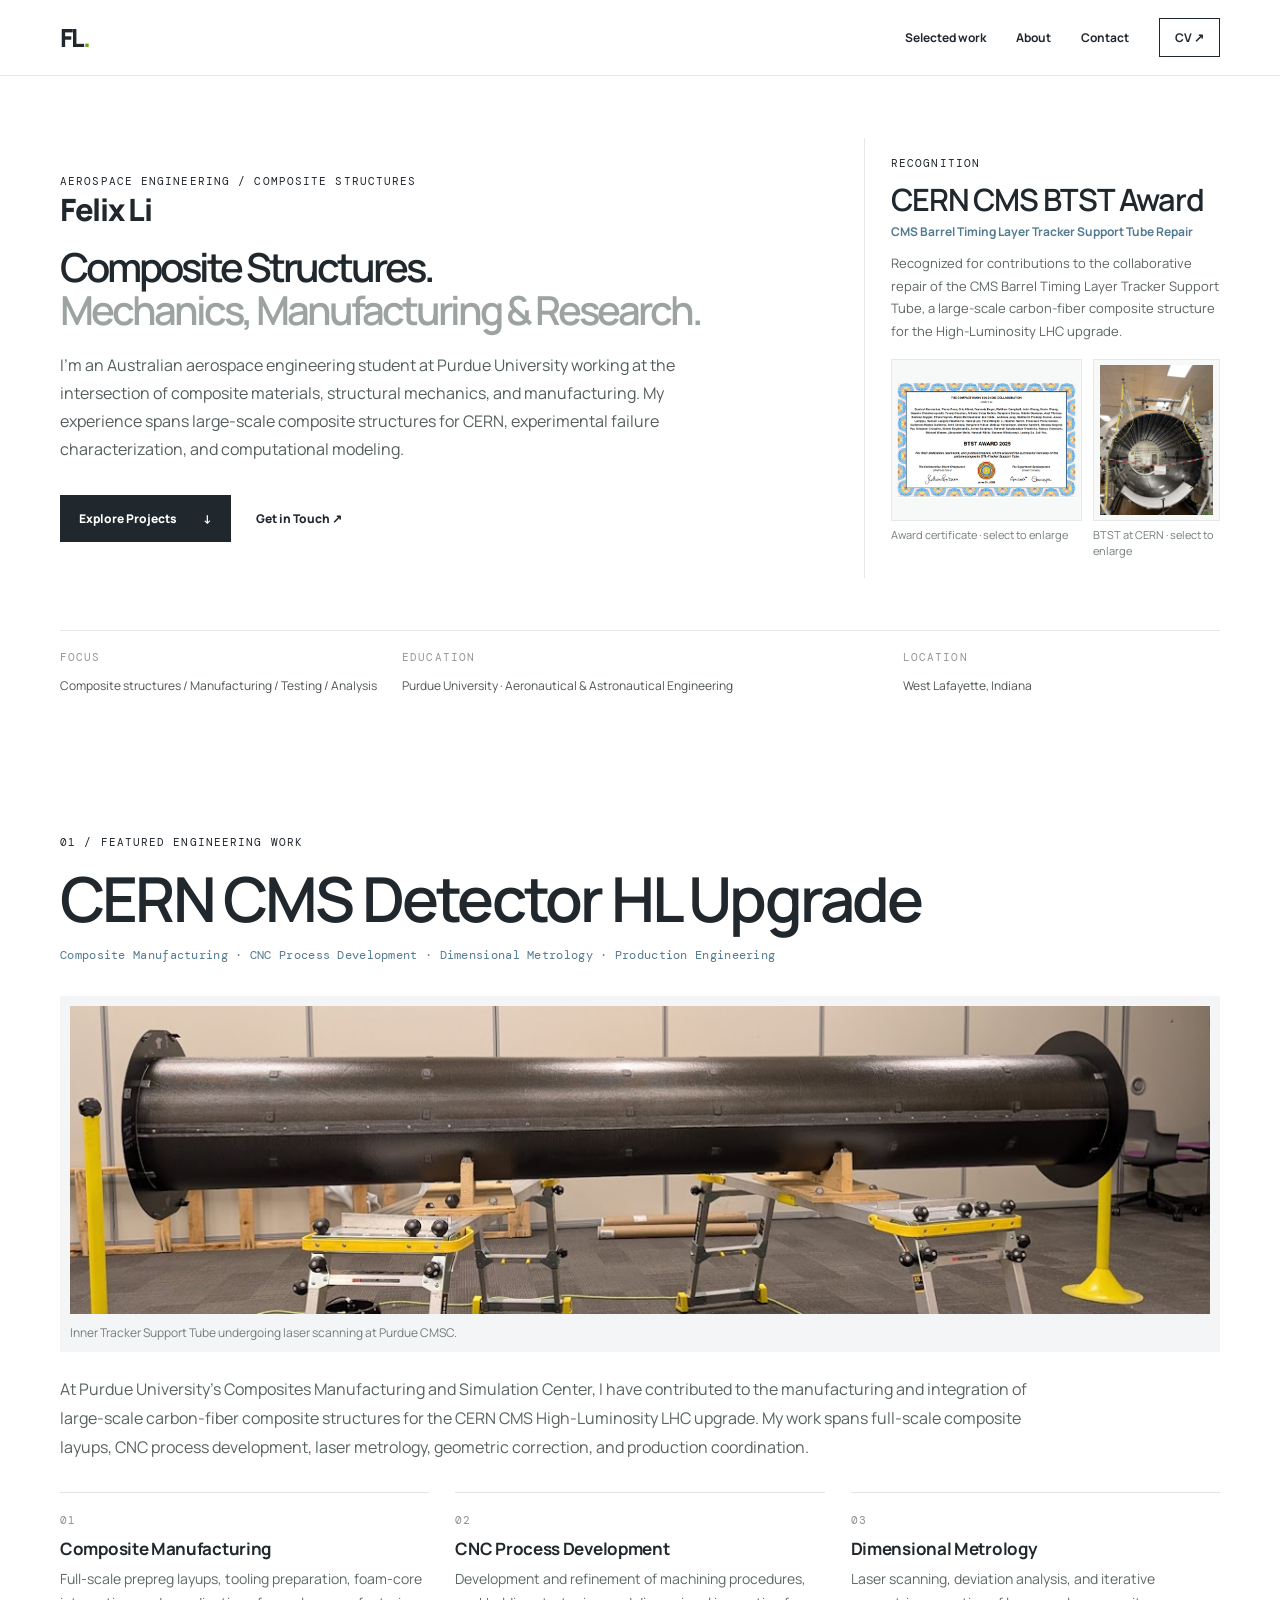
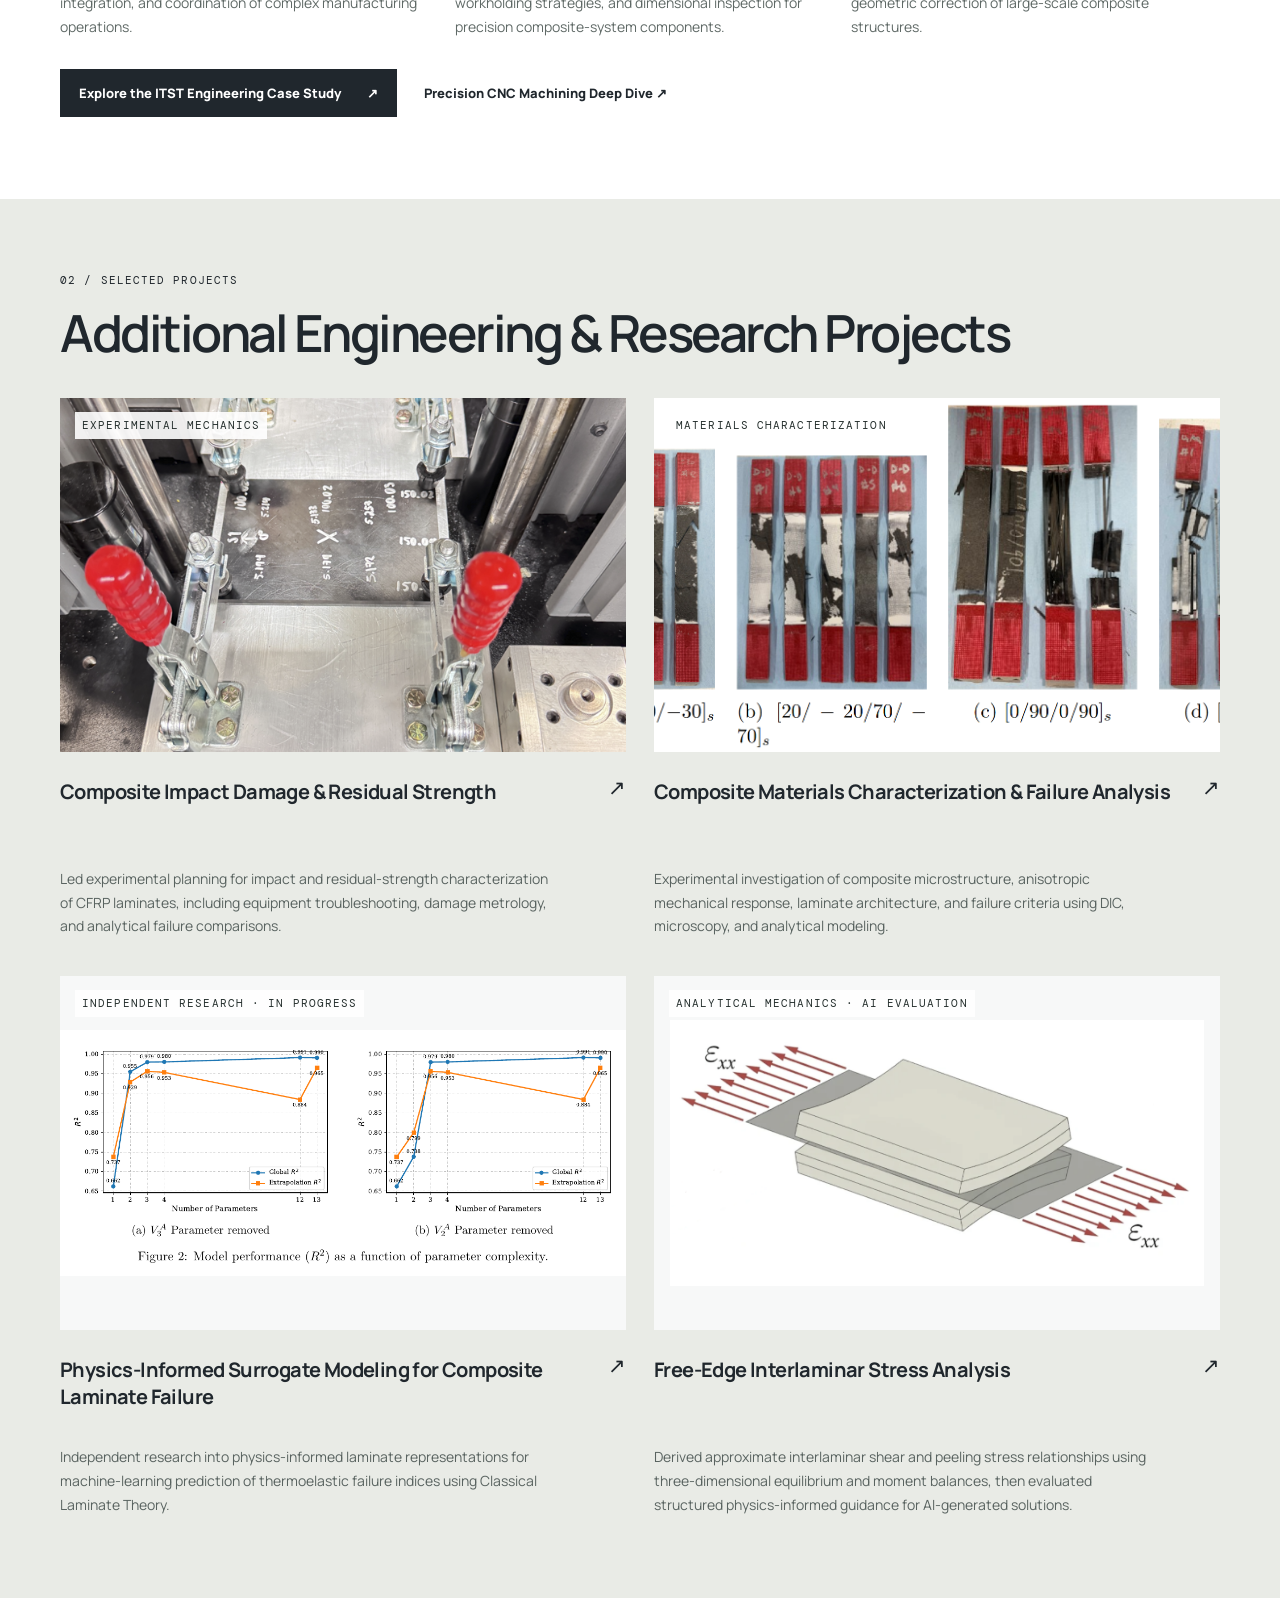
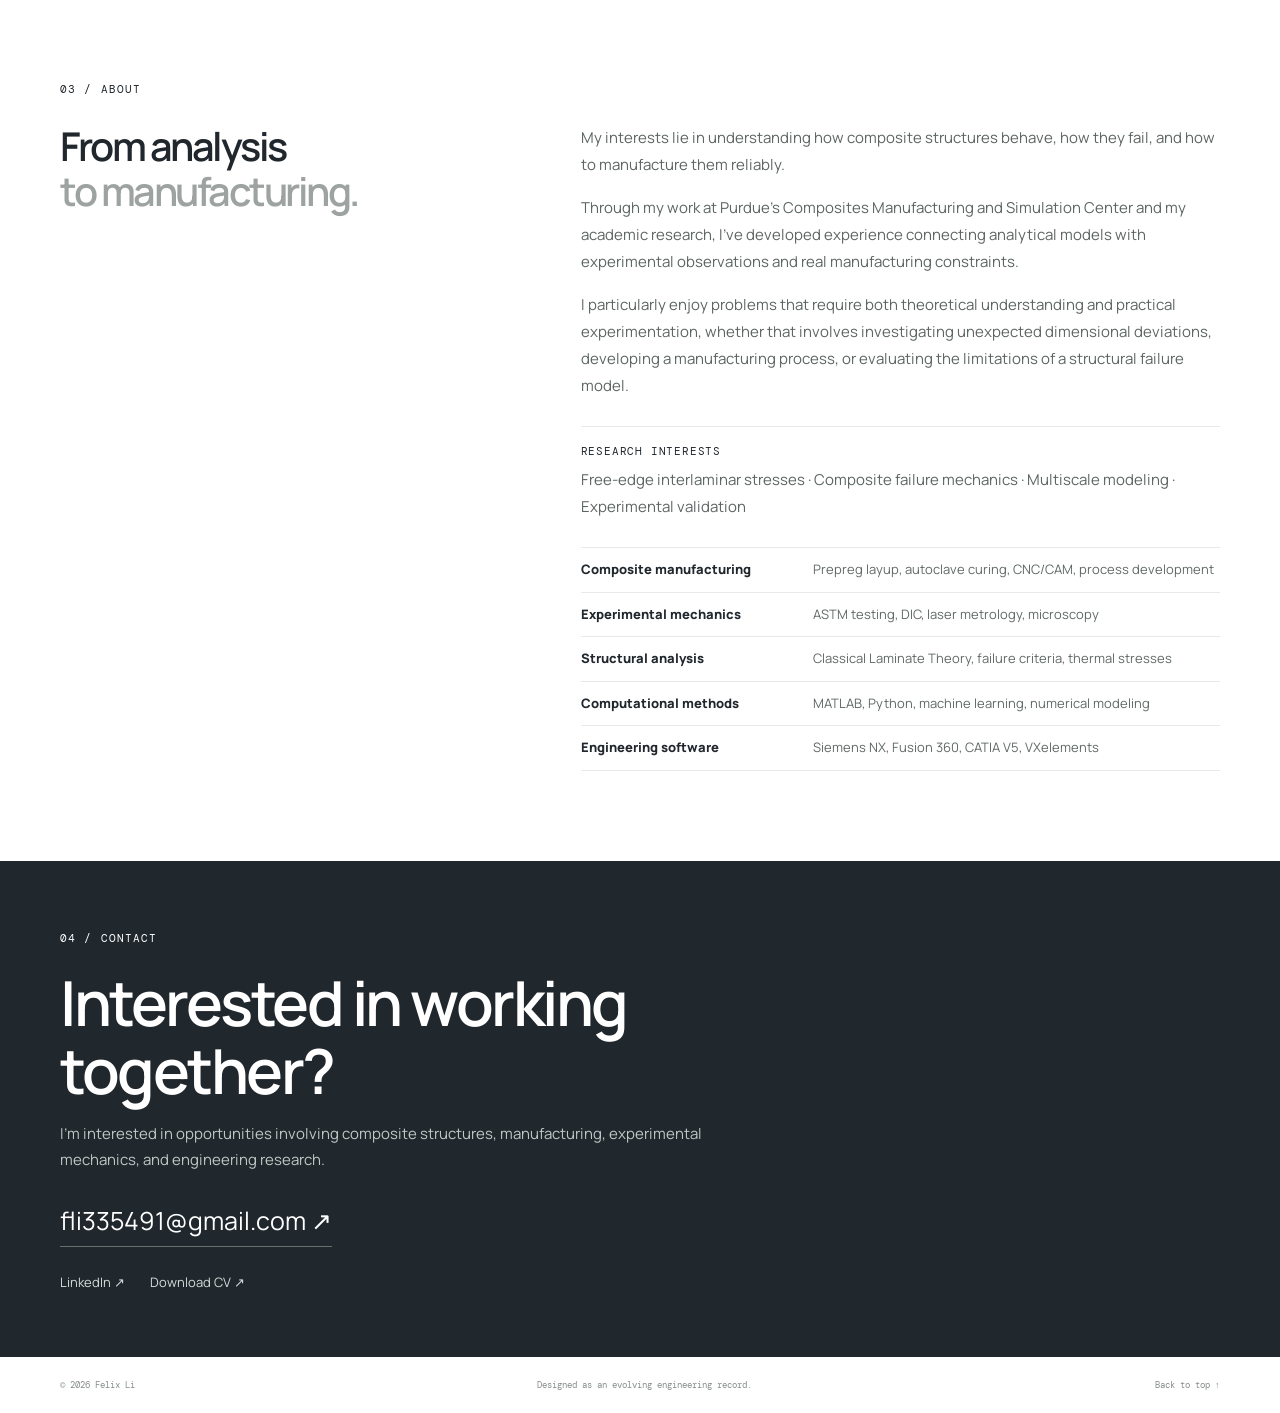
<file: index.html>
<!doctype html>
<html lang="en">
<head>
  <meta charset="utf-8">
  <meta name="viewport" content="width=device-width, initial-scale=1">
  <meta name="description" content="Engineering portfolio of Felix Li — aerospace engineering, composite materials, mechanics and manufacturing.">
  <title>Felix Li | Engineering Portfolio</title>
  <link rel="preconnect" href="https://fonts.googleapis.com">
  <link rel="preconnect" href="https://fonts.gstatic.com" crossorigin>
  <link href="https://fonts.googleapis.com/css2?family=DM+Mono:wght@400;500&family=Manrope:wght@400;500;600;700;800&display=swap" rel="stylesheet">
  <link rel="stylesheet" href="styles.css">
</head>
<body>
  <header class="site-header">
    <a class="wordmark" href="#top">FL<span>.</span></a>
    <nav aria-label="Main navigation">
      <a href="#work">Selected work</a>
      <a href="#about">About</a>
      <a href="#contact">Contact</a>
      <a class="nav-cv" href="assets/resume/Resume.pdf" target="_blank" rel="noreferrer">CV ↗</a>
    </nav>
  </header>

  <main id="top">
    <section class="hero wrap">
      <div class="hero-feature-grid">
        <div class="hero-intro">
          <div class="eyebrow">AEROSPACE ENGINEERING / COMPOSITE STRUCTURES</div>
          <p class="hero-name">Felix Li</p>
          <h1>Composite Structures.<br><span class="muted">Mechanics, Manufacturing &amp; Research.</span></h1>
          <p class="hero-copy">I'm an Australian aerospace engineering student at Purdue University working at the intersection of composite materials, structural mechanics, and manufacturing. My experience spans large-scale composite structures for CERN, experimental failure characterization, and computational modeling.</p>
          <div class="hero-actions">
            <a class="button button-dark" href="#work">Explore Projects <span>↓</span></a>
            <a class="text-link" href="mailto:fli335491@gmail.com">Get in Touch ↗</a>
          </div>
        </div>

        <aside class="hero-award" aria-labelledby="hero-award-title">
          <div class="eyebrow">RECOGNITION</div>
          <h2 id="hero-award-title">CERN CMS BTST Award</h2>
          <p class="hero-award-subtitle">CMS Barrel Timing Layer Tracker Support Tube Repair</p>
          <p class="hero-award-description">Recognized for contributions to the collaborative repair of the CMS Barrel Timing Layer Tracker Support Tube, a large-scale carbon-fiber composite structure for the High-Luminosity LHC upgrade.</p>
          <div class="hero-award-gallery">
            <figure class="hero-award-figure hero-award-certificate">
              <a href="assets/btstaward/CMS%20BTST%20Award.png" target="_blank" rel="noreferrer" aria-label="Open the CERN CMS BTST Award certificate at full resolution in a new tab">
                <img src="assets/btstaward/CMS%20BTST%20Award.png" alt="CERN CMS BTST Award certificate recognizing the collaborative recovery of the carbon-composite BTL Tracker Support Tube.">
              </a>
              <figcaption>Award certificate · select to enlarge</figcaption>
            </figure>
            <figure class="hero-award-figure hero-award-photo">
              <a href="assets/btstaward/btstatcern.jpg" target="_blank" rel="noreferrer" aria-label="Open the BTST composite support tube photograph at full resolution in a new tab">
                <img src="assets/btstaward/btstatcern.jpg" alt="Large curved carbon-fiber composite Barrel Timing Layer Tracker Support Tube at CERN.">
              </a>
              <figcaption>BTST at CERN · select to enlarge</figcaption>
            </figure>
          </div>
        </aside>
      </div>
      <div class="hero-meta">
        <div><span class="meta-label">FOCUS</span><span>Composite structures / Manufacturing / Testing / Analysis</span></div>
        <div><span class="meta-label">EDUCATION</span><span>Purdue University · Aeronautical & Astronautical Engineering</span></div>
        <div><span class="meta-label">LOCATION</span><span>West Lafayette, Indiana</span></div>
      </div>
    </section>

    <section class="featured-work-section" id="work">
      <div class="wrap">
        <div class="featured-heading">
          <div class="eyebrow">01 / FEATURED ENGINEERING WORK</div>
          <h2>CERN CMS Detector HL Upgrade</h2>
          <p class="featured-subtitle">Composite Manufacturing · CNC Process Development · Dimensional Metrology · Production Engineering</p>
        </div>
        <figure class="featured-image">
          <img
            src="assets/cms/ITSTFULL.png"
            alt="Full-length CERN CMS Inner Tracker Support Tube undergoing laser scanning."
            fetchpriority="high"
          >
          <figcaption>Inner Tracker Support Tube undergoing laser scanning at Purdue CMSC.</figcaption>
        </figure>
        <p class="featured-description">At Purdue University's Composites Manufacturing and Simulation Center, I have contributed to the manufacturing and integration of large-scale carbon-fiber composite structures for the CERN CMS High-Luminosity LHC upgrade. My work spans full-scale composite layups, CNC process development, laser metrology, geometric correction, and production coordination.</p>

        <div class="featured-highlights">
          <article>
            <span class="project-number">01</span>
            <h3>Composite Manufacturing</h3>
            <p>Full-scale prepreg layups, tooling preparation, foam-core integration, and coordination of complex manufacturing operations.</p>
          </article>
          <article>
            <span class="project-number">02</span>
            <h3>CNC Process Development</h3>
            <p>Development and refinement of machining procedures, workholding strategies, and dimensional inspection for precision composite-system components.</p>
          </article>
          <article>
            <span class="project-number">03</span>
            <h3>Dimensional Metrology</h3>
            <p>Laser scanning, deviation analysis, and iterative geometric correction of large-scale composite structures.</p>
          </article>
        </div>

        <div class="featured-actions">
          <a class="button button-dark" href="projects/cms-support-tube.html">Explore the ITST Engineering Case Study <span>↗</span></a>
          <a class="text-link" href="projects/itst-track-machining.html">Precision CNC Machining Deep Dive ↗</a>
        </div>
      </div>
    </section>

    <section class="work-section" id="projects">
      <div class="wrap">
        <div class="section-heading">
          <div><div class="eyebrow">02 / SELECTED PROJECTS</div><h2>Additional Engineering &amp; Research Projects</h2></div>
        </div>

        <div class="project-grid">
          <a class="project-card cai-project-card" href="projects/compression-after-impact.html">
            <div class="project-image image-testing"><span class="image-tag">EXPERIMENTAL MECHANICS</span><img src="assets/testingandchar/impactest.png" alt="Carbon-fiber composite test plate secured in the drop-weight impact tower." loading="lazy"></div>
            <div class="project-info">
              <div>
                <h3>Composite Impact Damage &amp; Residual Strength</h3>
                <p>Led experimental planning for impact and residual-strength characterization of CFRP laminates, including equipment troubleshooting, damage metrology, and analytical failure comparisons.</p>
              </div>
              <span class="arrow" aria-hidden="true">↗</span>
            </div>
          </a>
          <a class="project-card" href="projects/composite-characterization.html">
            <div class="project-image image-mechanics"><span class="image-tag">MATERIALS CHARACTERIZATION</span><img src="assets/mse586/doubledoubleandcrossply.png" alt="Failed tensile coupons comparing tested Double-Double and cross-ply laminate configurations." loading="lazy"></div>
            <div class="project-info">
              <div>
                <h3>Composite Materials Characterization &amp; Failure Analysis</h3>
                <p>Experimental investigation of composite microstructure, anisotropic mechanical response, laminate architecture, and failure criteria using DIC, microscopy, and analytical modeling.</p>
              </div>
              <span class="arrow" aria-hidden="true">↗</span>
            </div>
          </a>
          <a class="project-card surrogate-project-card" href="projects/laminate-surrogate-modeling.html">
            <div class="project-image"><span class="image-tag">INDEPENDENT RESEARCH · IN PROGRESS</span><img src="assets/surrogatemodelling/figure-2.png" alt="Complete report figure showing two plots of global and extrapolation R-squared versus the number of laminate parameters." loading="lazy"></div>
            <div class="project-info">
              <div>
                <h3>Physics-Informed Surrogate Modeling for Composite Laminate Failure</h3>
                <p>Independent research into physics-informed laminate representations for machine-learning prediction of thermoelastic failure indices using Classical Laminate Theory.</p>
              </div>
              <span class="arrow" aria-hidden="true">↗</span>
            </div>
          </a>
          <a class="project-card free-edge-project-card" href="projects/free-edge-stresses.html">
            <div class="project-image free-edge-project-image">
              <span class="image-tag">ANALYTICAL MECHANICS · AI EVALUATION</span>
              <img src="assets/free-edge/peeling-stress-mechanism.png" alt="Report diagram illustrating the free-edge peeling stress mechanism in a laminate." loading="lazy">
            </div>
            <div class="project-info">
              <div>
                <h3>Free-Edge Interlaminar Stress Analysis</h3>
                <p>Derived approximate interlaminar shear and peeling stress relationships using three-dimensional equilibrium and moment balances, then evaluated structured physics-informed guidance for AI-generated solutions.</p>
              </div>
              <span class="arrow" aria-hidden="true">↗</span>
            </div>
          </a>
        </div>
      </div>
    </section>

    <section class="about-section wrap" id="about">
      <div class="eyebrow">03 / ABOUT</div>
      <div class="about-layout">
        <h2>From analysis<br><span class="muted">to manufacturing.</span></h2>
        <div class="about-copy">
          <p>My interests lie in understanding how composite structures behave, how they fail, and how to manufacture them reliably.</p>
          <p>Through my work at Purdue's Composites Manufacturing and Simulation Center and my academic research, I've developed experience connecting analytical models with experimental observations and real manufacturing constraints.</p>
          <p>I particularly enjoy problems that require both theoretical understanding and practical experimentation, whether that involves investigating unexpected dimensional deviations, developing a manufacturing process, or evaluating the limitations of a structural failure model.</p>
          <section class="research-interests" aria-labelledby="research-interests-title">
            <h3 id="research-interests-title">Research interests</h3>
            <p>Free-edge interlaminar stresses · Composite failure mechanics · Multiscale modeling · Experimental validation</p>
          </section>
          <dl class="capability-list">
            <div><dt>Composite manufacturing</dt><dd>Prepreg layup, autoclave curing, CNC/CAM, process development</dd></div>
            <div><dt>Experimental mechanics</dt><dd>ASTM testing, DIC, laser metrology, microscopy</dd></div>
            <div><dt>Structural analysis</dt><dd>Classical Laminate Theory, failure criteria, thermal stresses</dd></div>
            <div><dt>Computational methods</dt><dd>MATLAB, Python, machine learning, numerical modeling</dd></div>
            <div><dt>Engineering software</dt><dd>Siemens NX, Fusion 360, CATIA V5, VXelements</dd></div>
          </dl>
        </div>
      </div>
    </section>

    <section class="contact-section" id="contact">
      <div class="wrap contact-inner">
        <div class="eyebrow">04 / CONTACT</div>
        <h2>Interested in working together?</h2>
        <p>I'm interested in opportunities involving composite structures, manufacturing, experimental mechanics, and engineering research.</p>
        <a class="contact-email" href="mailto:fli335491@gmail.com">fli335491@gmail.com ↗</a>
        <div class="contact-links">
          <a href="https://www.linkedin.com/in/felix-li-637386235/" target="_blank" rel="noreferrer">LinkedIn ↗</a>
          <a href="assets/resume/Resume.pdf" target="_blank" rel="noreferrer">Download CV ↗</a>
        </div>
      </div>
    </section>
  </main>

  <footer class="site-footer wrap"><span>© 2026 Felix Li</span><span>Designed as an evolving engineering record.</span><a href="#top">Back to top ↑</a></footer>
</body>
</html>
</file>
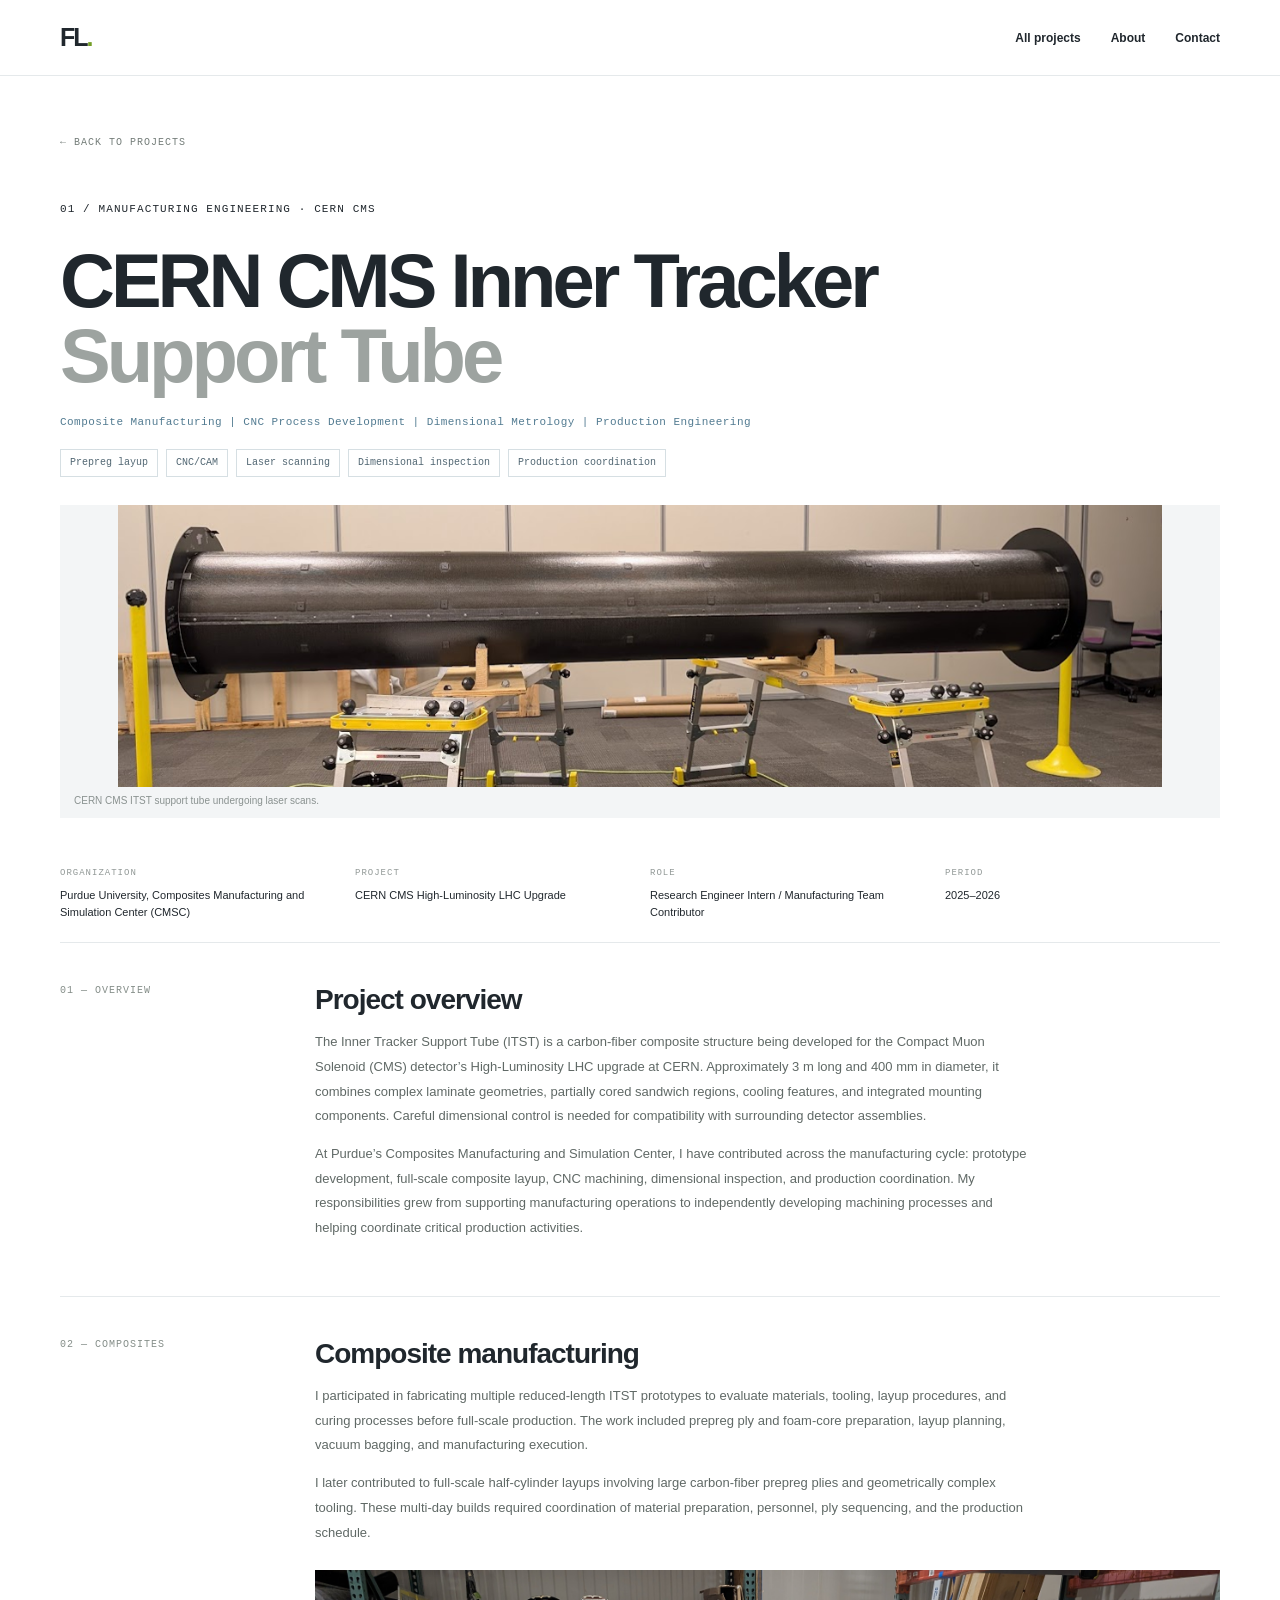
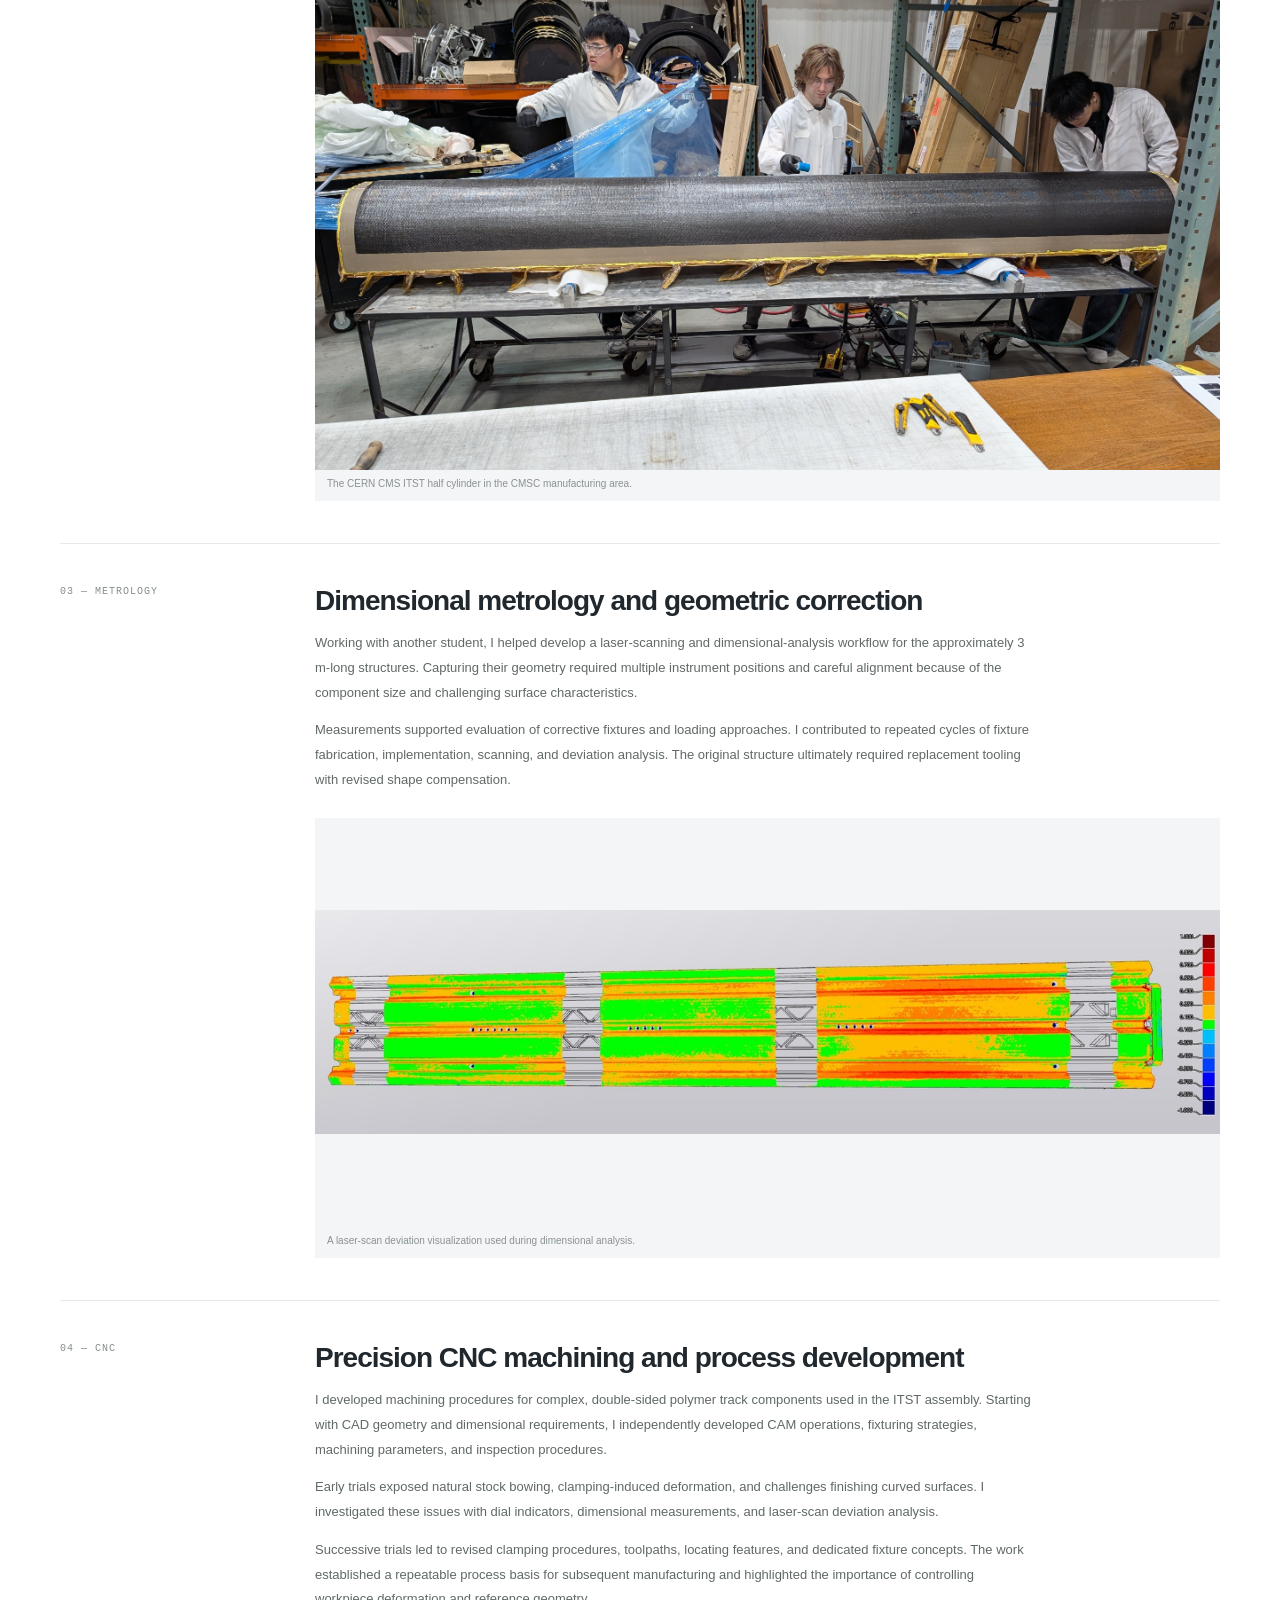
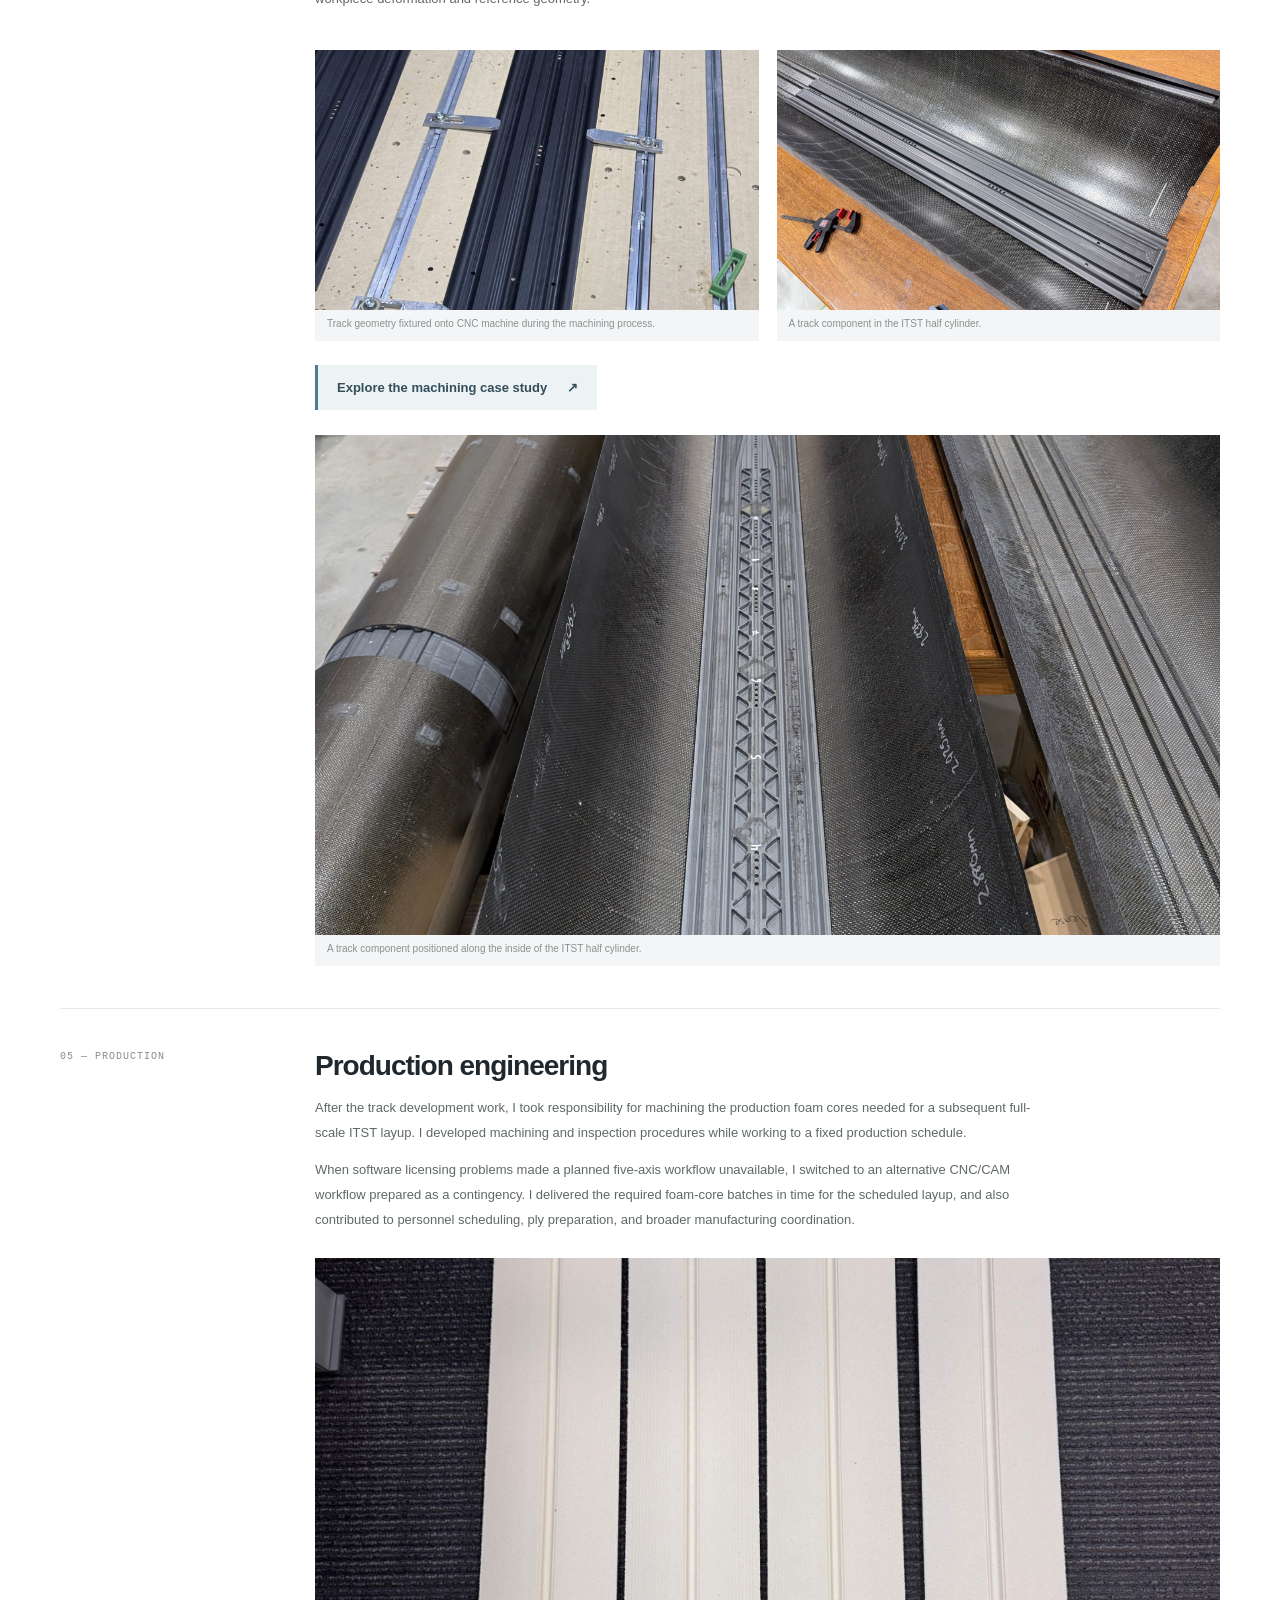
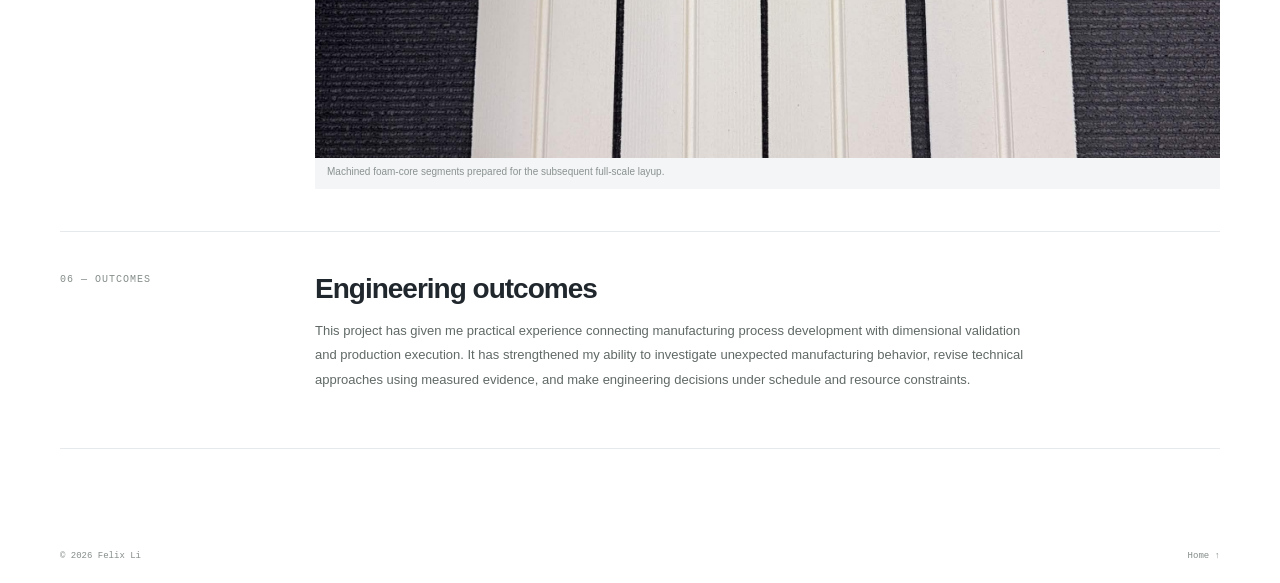
<file: projects/cms-support-tube.html>
<!doctype html>
<html lang="en">
<head>
  <meta charset="utf-8">
  <meta name="viewport" content="width=device-width, initial-scale=1">
  <meta
    name="description"
    content="A manufacturing engineering case study on the CERN CMS Inner Tracker Support Tube, covering composite manufacturing, CNC process development, metrology, and production engineering."
  >
  <title>CERN CMS Inner Tracker Support Tube | Felix Li</title>
  <link rel="stylesheet" href="../styles.css">
  <link rel="stylesheet" href="project.css">
</head>
<body>
  <header class="site-header">
    <a class="wordmark" href="../index.html">FL<span>.</span></a>
    <nav aria-label="Main navigation">
      <a href="../index.html#work">All projects</a>
      <a href="../index.html#about">About</a>
      <a href="../index.html#contact">Contact</a>
    </nav>
  </header>

  <main class="wrap project-page">
    <a class="back-link" href="../index.html#work">← BACK TO PROJECTS</a>
    <div class="eyebrow">01 / MANUFACTURING ENGINEERING · CERN CMS</div>
    <h1 class="project-title cms-project-title">CERN CMS Inner Tracker<br><span class="muted">Support Tube</span></h1>
    <p class="project-subtitle">Composite Manufacturing | CNC Process Development | Dimensional Metrology | Production Engineering</p>
    <ul class="methods-row" aria-label="Methods and tools">
      <li>Prepreg layup</li>
      <li>CNC/CAM</li>
      <li>Laser scanning</li>
      <li>Dimensional inspection</li>
      <li>Production coordination</li>
    </ul>

    <!-- Confirm public-release permission for project imagery before publishing. -->
    <figure class="case-hero">
      <img
        src="../assets/cms/ITSTFULL.png"
        alt="Long cylindrical carbon-fiber composite support tube resting on temporary supports in a workshop."
      >
      <figcaption class="figure-caption">CERN CMS ITST support tube undergoing laser scans.</figcaption>
    </figure>

    <dl class="project-facts">
      <div><dt>ORGANIZATION</dt><dd>Purdue University, Composites Manufacturing and Simulation Center (CMSC)</dd></div>
      <div><dt>PROJECT</dt><dd>CERN CMS High-Luminosity LHC Upgrade</dd></div>
      <div><dt>ROLE</dt><dd>Research Engineer Intern / Manufacturing Team Contributor</dd></div>
      <div><dt>PERIOD</dt><dd>2025–2026</dd></div>
    </dl>

    <section class="case-section">
      <span class="case-index">01 — OVERVIEW</span>
      <div>
        <h2>Project overview</h2>
        <p>The Inner Tracker Support Tube (ITST) is a carbon-fiber composite structure being developed for the Compact Muon Solenoid (CMS) detector’s High-Luminosity LHC upgrade at CERN. Approximately 3 m long and 400 mm in diameter, it combines complex laminate geometries, partially cored sandwich regions, cooling features, and integrated mounting components. Careful dimensional control is needed for compatibility with surrounding detector assemblies.</p>
        <p>At Purdue’s Composites Manufacturing and Simulation Center, I have contributed across the manufacturing cycle: prototype development, full-scale composite layup, CNC machining, dimensional inspection, and production coordination. My responsibilities grew from supporting manufacturing operations to independently developing machining processes and helping coordinate critical production activities.</p>
      </div>
    </section>

    <section class="case-section">
      <span class="case-index">02 — COMPOSITES</span>
      <div>
        <h2>Composite manufacturing</h2>
        <p>I participated in fabricating multiple reduced-length ITST prototypes to evaluate materials, tooling, layup procedures, and curing processes before full-scale production. The work included prepreg ply and foam-core preparation, layup planning, vacuum bagging, and manufacturing execution.</p>
        <p>I later contributed to full-scale half-cylinder layups involving large carbon-fiber prepreg plies and geometrically complex tooling. These multi-day builds required coordination of material preparation, personnel, ply sequencing, and the production schedule.</p>
        <figure class="case-figure">
          <img
            src="../assets/cms/LAYUP.jpg"
            alt="Composite half-cylinder in a manufacturing area with several people working beside it."
            loading="lazy"
          >
          <figcaption class="figure-caption">The CERN CMS ITST half cylinder in the CMSC manufacturing area.</figcaption>
        </figure>
      </div>
    </section>

    <section class="case-section">
      <span class="case-index">03 — METROLOGY</span>
      <div>
        <h2>Dimensional metrology and geometric correction</h2>
        <p>Working with another student, I helped develop a laser-scanning and dimensional-analysis workflow for the approximately 3 m-long structures. Capturing their geometry required multiple instrument positions and careful alignment because of the component size and challenging surface characteristics.</p>
        <p>Measurements supported evaluation of corrective fixtures and loading approaches. I contributed to repeated cycles of fixture fabrication, implementation, scanning, and deviation analysis. The original structure ultimately required replacement tooling with revised shape compensation.</p>
        <figure class="case-figure case-figure-technical">
          <img
            src="../assets/cms/TrackMetrology.jpg"
            alt="Color map showing dimensional deviation across a long structural component."
            loading="lazy"
          >
          <figcaption class="figure-caption">A laser-scan deviation visualization used during dimensional analysis.</figcaption>
        </figure>
      </div>
    </section>

    <section class="case-section">
      <span class="case-index">04 — CNC</span>
      <div>
        <h2>Precision CNC machining and process development</h2>
        <p>I developed machining procedures for complex, double-sided polymer track components used in the ITST assembly. Starting with CAD geometry and dimensional requirements, I independently developed CAM operations, fixturing strategies, machining parameters, and inspection procedures.</p>
        <p>Early trials exposed natural stock bowing, clamping-induced deformation, and challenges finishing curved surfaces. I investigated these issues with dial indicators, dimensional measurements, and laser-scan deviation analysis.</p>
        <p>Successive trials led to revised clamping procedures, toolpaths, locating features, and dedicated fixture concepts. The work established a repeatable process basis for subsequent manufacturing and highlighted the importance of controlling workpiece deformation and reference geometry.</p>
        <div class="case-figure-grid">
          <figure class="case-figure">
            <img
              src="../assets/cms/TrackMachining.png"
              alt="Dark track profiles held on a fixture plate with metal clamps and green locating pieces."
              loading="lazy"
            >
            <figcaption class="figure-caption">Track geometry fixtured onto CNC machine during the machining process.</figcaption>
          </figure>
          <figure class="case-figure">
            <img
              src="../assets/cms/TrackFinal.jpg"
              alt="Close view of a machined track component over a carbon-fiber composite surface."
              loading="lazy"
            >
            <figcaption class="figure-caption">A track component in the ITST half cylinder.</figcaption>
          </figure>
        </div>
        <a class="case-study-link" href="itst-track-machining.html">Explore the machining case study <span aria-hidden="true">↗</span></a>
        <figure class="case-figure">
          <img
            src="../assets/cms/TrackInTube.jpg"
            alt="CMSC ITST Half Cylinder with a track component positioned along its length."
            loading="lazy"
          >
          <figcaption class="figure-caption">A track component positioned along the inside of the ITST half cylinder.</figcaption>
        </figure>
      </div>
    </section>

    <section class="case-section">
      <span class="case-index">05 — PRODUCTION</span>
      <div>
        <h2>Production engineering</h2>
        <p>After the track development work, I took responsibility for machining the production foam cores needed for a subsequent full-scale ITST layup. I developed machining and inspection procedures while working to a fixed production schedule.</p>
        <p>When software licensing problems made a planned five-axis workflow unavailable, I switched to an alternative CNC/CAM workflow prepared as a contingency. I delivered the required foam-core batches in time for the scheduled layup, and also contributed to personnel scheduling, ply preparation, and broader manufacturing coordination.</p>
        <figure class="case-figure">
          <img
            src="../assets/cms/FoamCoreFinished.jpg"
            alt="Four white machined foam-core segments arranged side by side on a dark surface."
            loading="lazy"
          >
          <figcaption class="figure-caption">Machined foam-core segments prepared for the subsequent full-scale layup.</figcaption>
        </figure>
      </div>
    </section>

    <section class="case-section">
      <span class="case-index">06 — OUTCOMES</span>
      <div>
        <h2>Engineering outcomes</h2>
        <p>This project has given me practical experience connecting manufacturing process development with dimensional validation and production execution. It has strengthened my ability to investigate unexpected manufacturing behavior, revise technical approaches using measured evidence, and make engineering decisions under schedule and resource constraints.</p>
      </div>
    </section>

  </main>

  <footer class="site-footer wrap">
    <span>© 2026 Felix Li</span>
    <a href="../index.html">Home ↑</a>
  </footer>
</body>
</html>
</file>
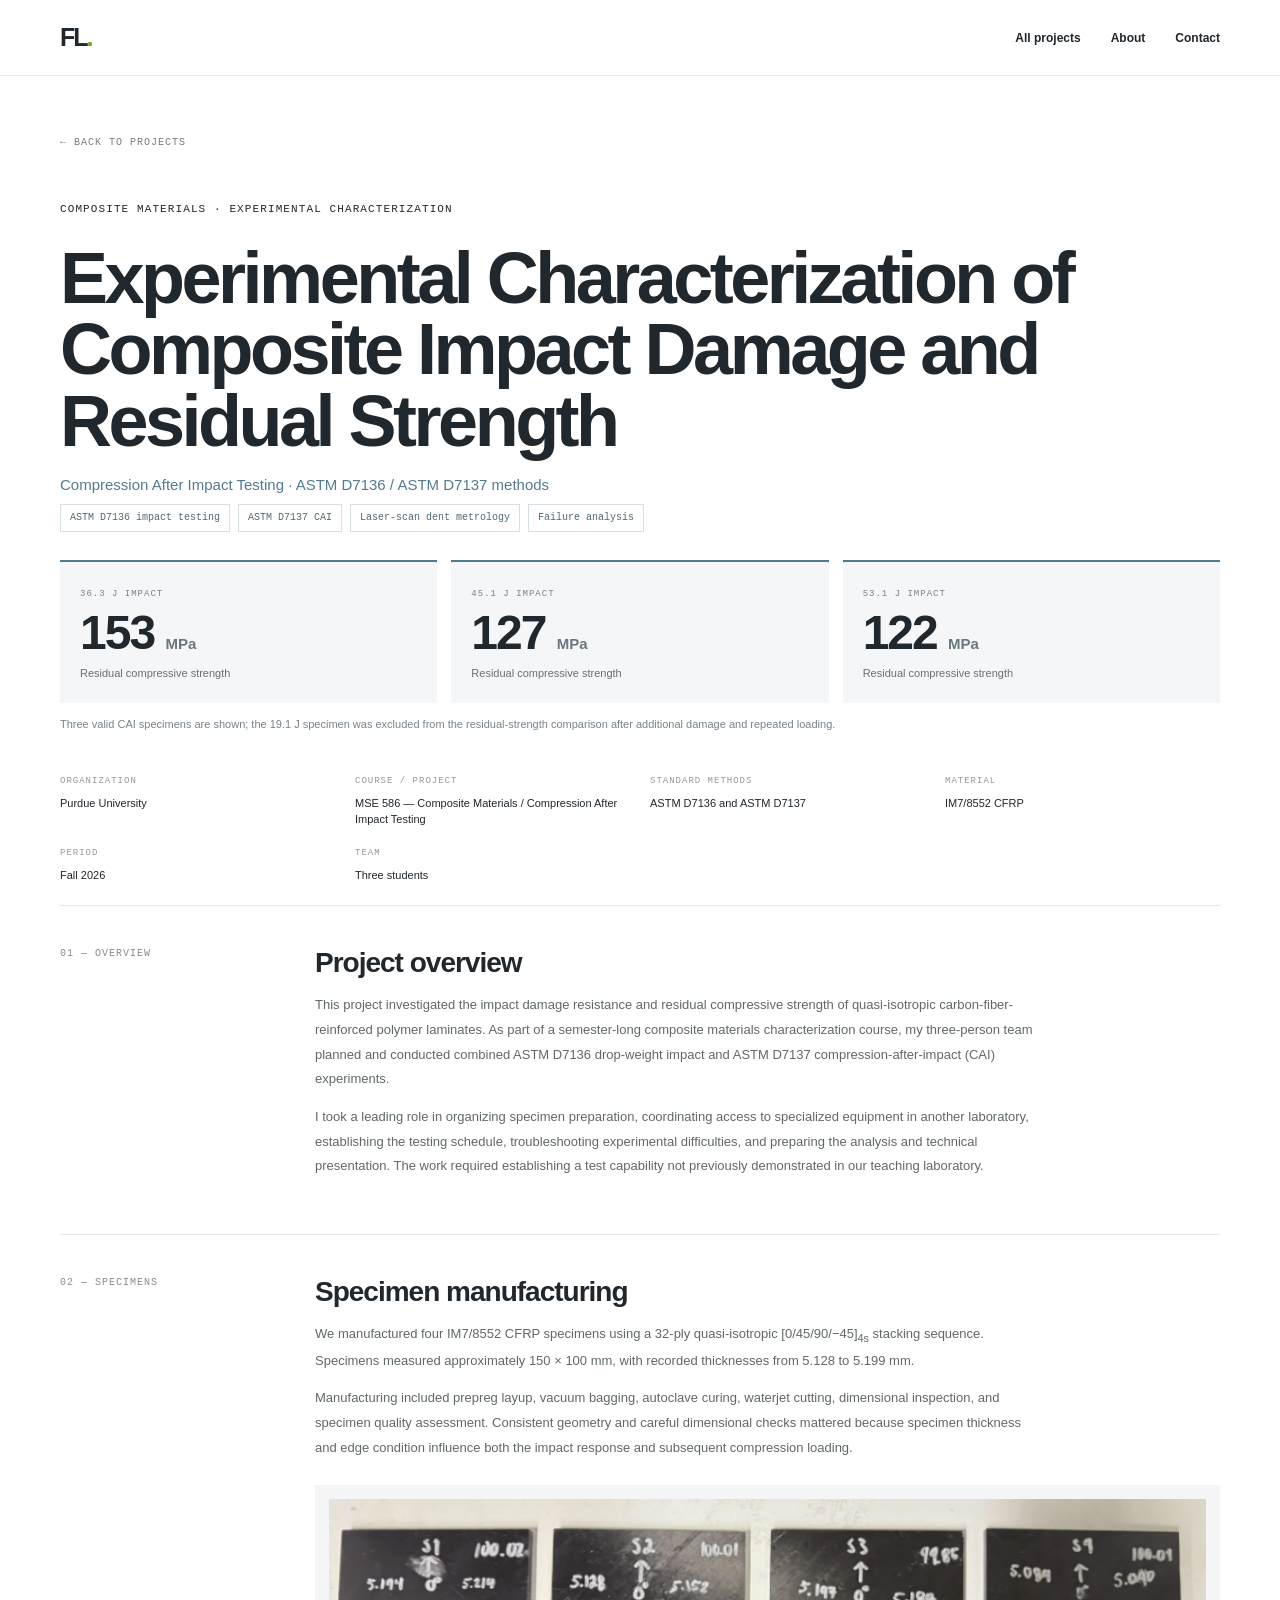
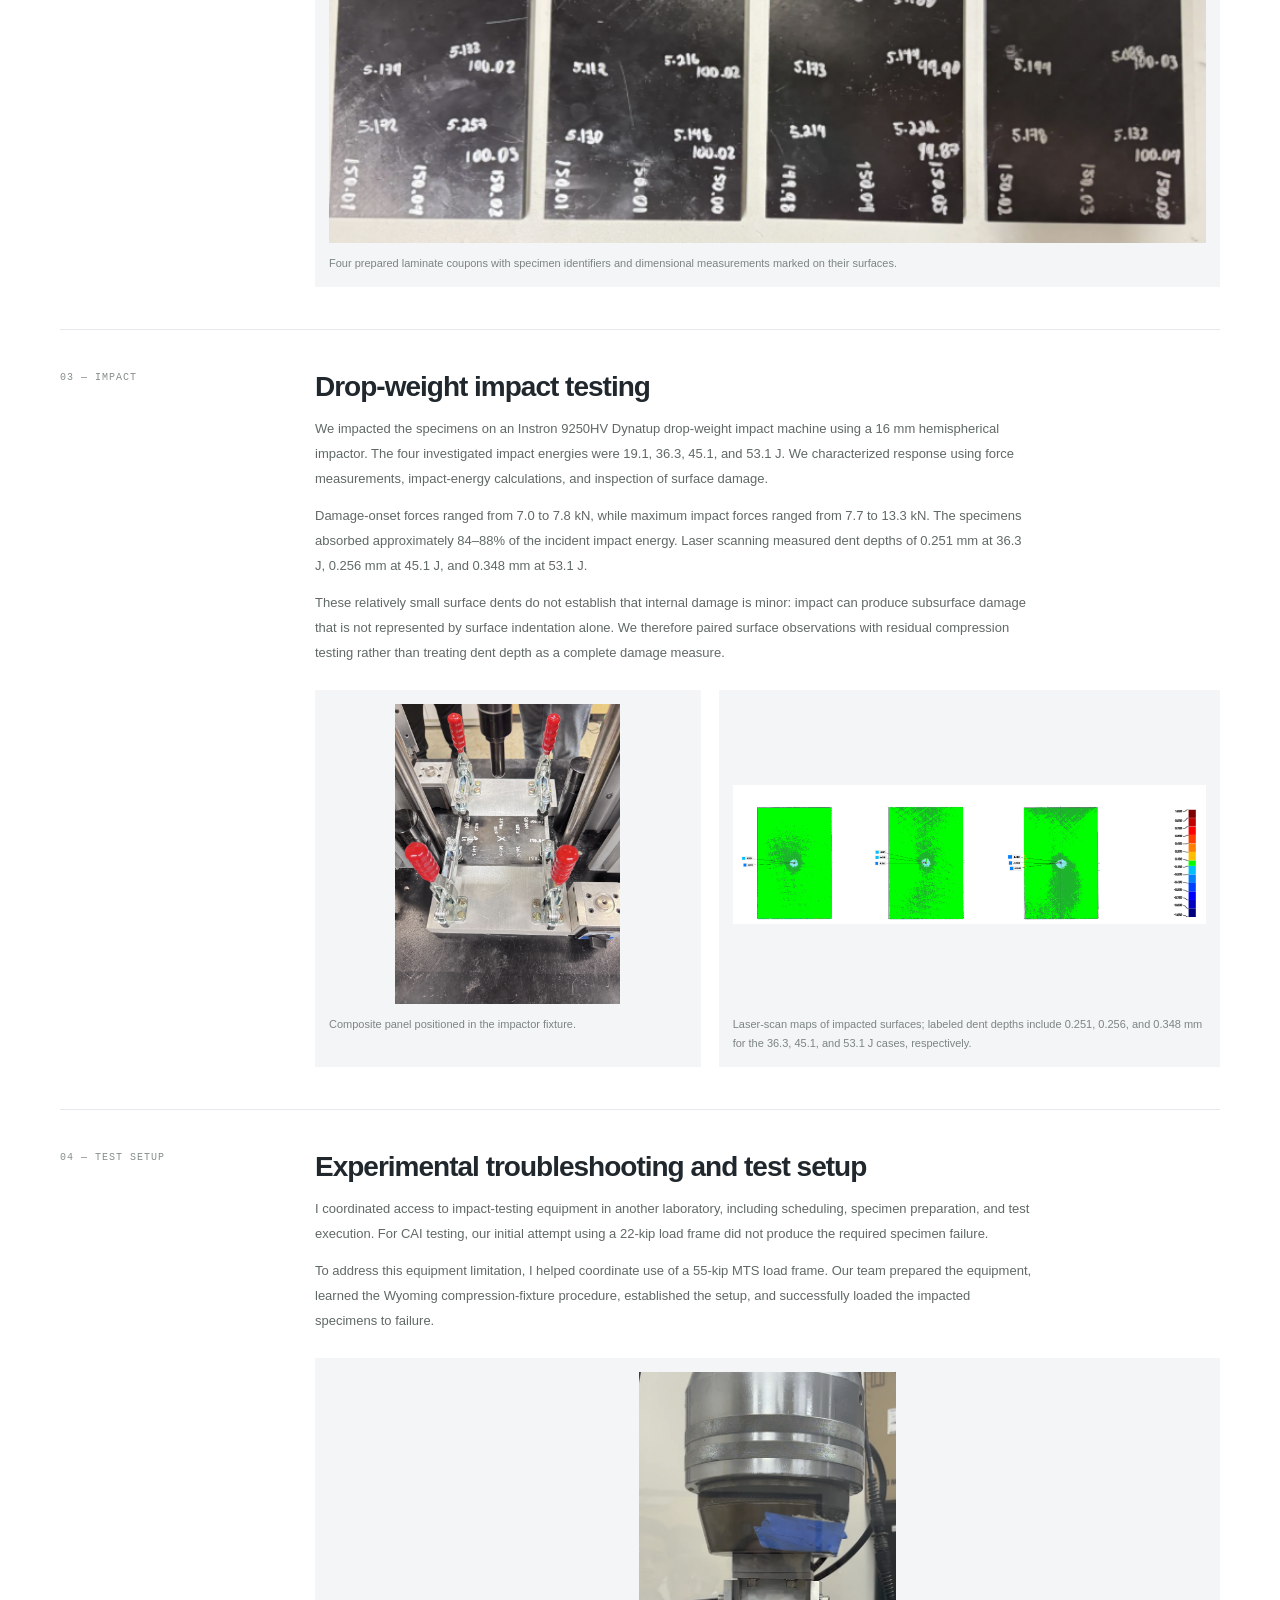
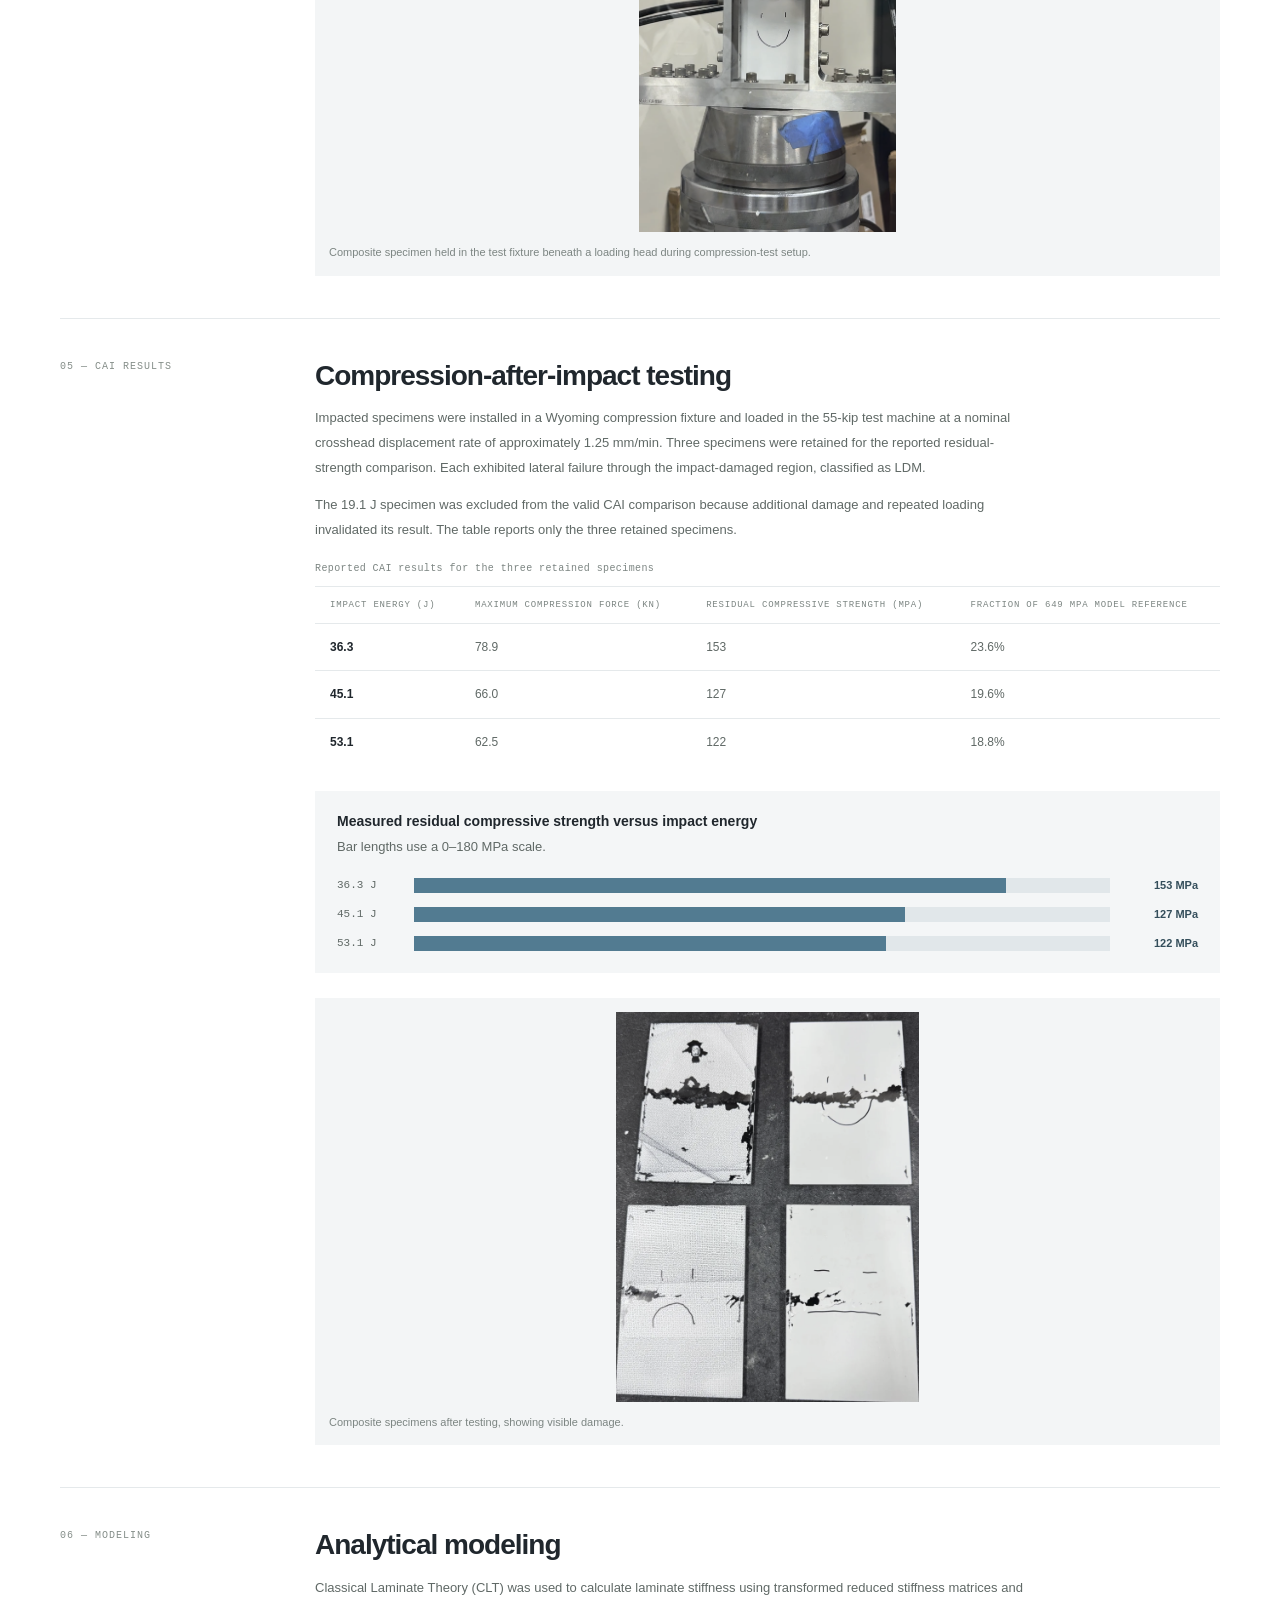
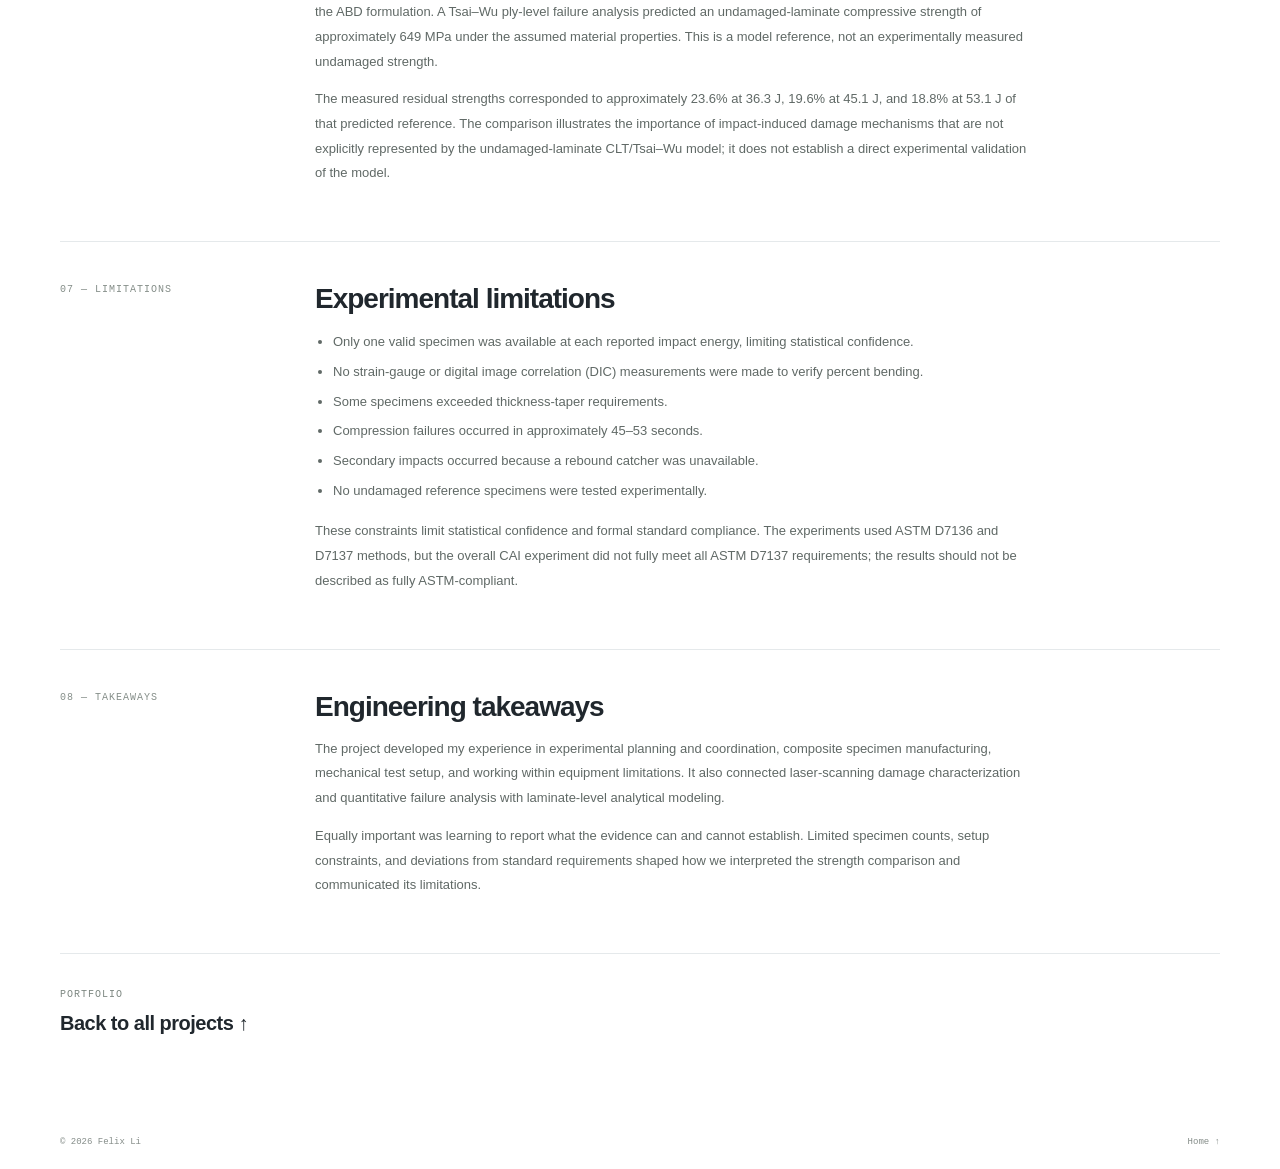
<file: projects/compression-after-impact.html>
<!doctype html>
<html lang="en">
<head>
  <meta charset="utf-8">
  <meta name="viewport" content="width=device-width, initial-scale=1">
  <meta
    name="description"
    content="Experimental characterization of impact damage and residual compressive strength in IM7/8552 composite laminates."
  >
  <title>Experimental Characterization of Composite Impact Damage and Residual Strength | Felix Li</title>
  <link rel="stylesheet" href="../styles.css">
  <link rel="stylesheet" href="project.css">
</head>
<body>
  <header class="site-header">
    <a class="wordmark" href="../index.html">FL<span>.</span></a>
    <nav aria-label="Main navigation">
      <a href="../index.html#work">All projects</a>
      <a href="../index.html#about">About</a>
      <a href="../index.html#contact">Contact</a>
    </nav>
  </header>

  <main class="wrap project-page cai-page">
    <a class="back-link" href="../index.html#work">← BACK TO PROJECTS</a>
    <div class="eyebrow">COMPOSITE MATERIALS · EXPERIMENTAL CHARACTERIZATION</div>
    <h1 class="project-title cai-project-title">Experimental Characterization of Composite Impact Damage and Residual Strength</h1>
    <p class="cai-subtitle">Compression After Impact Testing · ASTM D7136 / ASTM D7137 methods</p>
    <ul class="methods-row" aria-label="Methods and tools">
      <li>ASTM D7136 impact testing</li>
      <li>ASTM D7137 CAI</li>
      <li>Laser-scan dent metrology</li>
      <li>Failure analysis</li>
    </ul>

    <section class="strength-highlights" aria-label="Measured residual compressive strength">
      <div>
        <span>36.3 J IMPACT</span>
        <strong>153 <small>MPa</small></strong>
        <p>Residual compressive strength</p>
      </div>
      <div>
        <span>45.1 J IMPACT</span>
        <strong>127 <small>MPa</small></strong>
        <p>Residual compressive strength</p>
      </div>
      <div>
        <span>53.1 J IMPACT</span>
        <strong>122 <small>MPa</small></strong>
        <p>Residual compressive strength</p>
      </div>
    </section>
    <p class="strength-note">Three valid CAI specimens are shown; the 19.1 J specimen was excluded from the residual-strength comparison after additional damage and repeated loading.</p>

    <dl class="project-facts">
      <div><dt>ORGANIZATION</dt><dd>Purdue University</dd></div>
      <div><dt>COURSE / PROJECT</dt><dd>MSE 586 — Composite Materials / Compression After Impact Testing</dd></div>
      <div><dt>STANDARD METHODS</dt><dd>ASTM D7136 and ASTM D7137</dd></div>
      <div><dt>MATERIAL</dt><dd>IM7/8552 CFRP</dd></div>
      <div><dt>PERIOD</dt><dd>Fall 2026</dd></div>
      <div><dt>TEAM</dt><dd>Three students</dd></div>
    </dl>

    <section class="case-section">
      <span class="case-index">01 — OVERVIEW</span>
      <div>
        <h2>Project overview</h2>
        <p>This project investigated the impact damage resistance and residual compressive strength of quasi-isotropic carbon-fiber-reinforced polymer laminates. As part of a semester-long composite materials characterization course, my three-person team planned and conducted combined ASTM D7136 drop-weight impact and ASTM D7137 compression-after-impact (CAI) experiments.</p>
        <p>I took a leading role in organizing specimen preparation, coordinating access to specialized equipment in another laboratory, establishing the testing schedule, troubleshooting experimental difficulties, and preparing the analysis and technical presentation. The work required establishing a test capability not previously demonstrated in our teaching laboratory.</p>
      </div>
    </section>

    <section class="case-section">
      <span class="case-index">02 — SPECIMENS</span>
      <div>
        <h2>Specimen manufacturing</h2>
        <p>We manufactured four IM7/8552 CFRP specimens using a 32-ply quasi-isotropic [0/45/90/−45]<sub>4s</sub> stacking sequence. Specimens measured approximately 150 × 100 mm, with recorded thicknesses from 5.128 to 5.199 mm.</p>
        <p>Manufacturing included prepreg layup, vacuum bagging, autoclave curing, waterjet cutting, dimensional inspection, and specimen quality assessment. Consistent geometry and careful dimensional checks mattered because specimen thickness and edge condition influence both the impact response and subsequent compression loading.</p>
        <figure class="method-figure">
          <img
            src="../assets/testingandchar/specimens.png"
            alt="Four rectangular composite specimens marked with specimen identifiers and dimensional measurements."
            loading="lazy"
          >
          <figcaption>Four prepared laminate coupons with specimen identifiers and dimensional measurements marked on their surfaces.</figcaption>
        </figure>
      </div>
    </section>

    <section class="case-section">
      <span class="case-index">03 — IMPACT</span>
      <div>
        <h2>Drop-weight impact testing</h2>
        <p>We impacted the specimens on an Instron 9250HV Dynatup drop-weight impact machine using a 16 mm hemispherical impactor. The four investigated impact energies were 19.1, 36.3, 45.1, and 53.1 J. We characterized response using force measurements, impact-energy calculations, and inspection of surface damage.</p>
        <p>Damage-onset forces ranged from 7.0 to 7.8 kN, while maximum impact forces ranged from 7.7 to 13.3 kN. The specimens absorbed approximately 84–88% of the incident impact energy. Laser scanning measured dent depths of 0.251 mm at 36.3 J, 0.256 mm at 45.1 J, and 0.348 mm at 53.1 J.</p>
        <p>These relatively small surface dents do not establish that internal damage is minor: impact can produce subsurface damage that is not represented by surface indentation alone. We therefore paired surface observations with residual compression testing rather than treating dent depth as a complete damage measure.</p>
        <div class="method-figure-grid">
          <figure class="method-figure">
            <img
              src="../assets/testingandchar/impactest.png"
              alt="Composite coupon positioned in a laboratory test fixture beneath a loading assembly."
              loading="lazy"
            >
            <figcaption>Composite panel positioned in the impactor fixture.</figcaption>
          </figure>
          <figure class="method-figure method-figure-technical">
            <img
              src="../assets/testingandchar/impactscan.png"
              alt="Laser-scan maps of three impacted coupon surfaces, with dent depth labels and a color deviation scale."
              loading="lazy"
            >
            <figcaption>Laser-scan maps of impacted surfaces; labeled dent depths include 0.251, 0.256, and 0.348 mm for the 36.3, 45.1, and 53.1 J cases, respectively.</figcaption>
          </figure>
        </div>
      </div>
    </section>

    <section class="case-section">
      <span class="case-index">04 — TEST SETUP</span>
      <div>
        <h2>Experimental troubleshooting and test setup</h2>
        <p>I coordinated access to impact-testing equipment in another laboratory, including scheduling, specimen preparation, and test execution. For CAI testing, our initial attempt using a 22-kip load frame did not produce the required specimen failure.</p>
        <p>To address this equipment limitation, I helped coordinate use of a 55-kip MTS load frame. Our team prepared the equipment, learned the Wyoming compression-fixture procedure, established the setup, and successfully loaded the impacted specimens to failure.</p>
        <figure class="method-figure">
          <img
            src="../assets/testingandchar/compressiontest.png"
            alt="A composite specimen held in a compression-test fixture beneath a test-machine loading head."
            loading="lazy"
          >
          <figcaption>Composite specimen held in the test fixture beneath a loading head during compression-test setup.</figcaption>
        </figure>
      </div>
    </section>

    <section class="case-section">
      <span class="case-index">05 — CAI RESULTS</span>
      <div>
        <h2>Compression-after-impact testing</h2>
        <p>Impacted specimens were installed in a Wyoming compression fixture and loaded in the 55-kip test machine at a nominal crosshead displacement rate of approximately 1.25 mm/min. Three specimens were retained for the reported residual-strength comparison. Each exhibited lateral failure through the impact-damaged region, classified as LDM.</p>
        <p>The 19.1 J specimen was excluded from the valid CAI comparison because additional damage and repeated loading invalidated its result. The table reports only the three retained specimens.</p>
        <div class="results-table-wrap">
          <table class="results-table cai-results-table">
            <caption>Reported CAI results for the three retained specimens</caption>
            <thead>
              <tr>
                <th scope="col">Impact energy (J)</th>
                <th scope="col">Maximum compression force (kN)</th>
                <th scope="col">Residual compressive strength (MPa)</th>
                <th scope="col">Fraction of 649 MPa model reference</th>
              </tr>
            </thead>
            <tbody>
              <tr>
                <th scope="row">36.3</th>
                <td>78.9</td>
                <td>153</td>
                <td>23.6%</td>
              </tr>
              <tr>
                <th scope="row">45.1</th>
                <td>66.0</td>
                <td>127</td>
                <td>19.6%</td>
              </tr>
              <tr>
                <th scope="row">53.1</th>
                <td>62.5</td>
                <td>122</td>
                <td>18.8%</td>
              </tr>
            </tbody>
          </table>
        </div>
        <figure class="strength-chart">
          <figcaption>Measured residual compressive strength versus impact energy</figcaption>
          <p class="chart-scale">Bar lengths use a 0–180 MPa scale.</p>
          <div class="strength-chart-rows" role="img" aria-label="Residual compressive strength: 153 MPa at 36.3 joules, 127 MPa at 45.1 joules, and 122 MPa at 53.1 joules.">
            <div class="strength-chart-row">
              <span>36.3 J</span>
              <div class="strength-chart-track"><div style="width:85%"></div></div>
              <strong>153 MPa</strong>
            </div>
            <div class="strength-chart-row">
              <span>45.1 J</span>
              <div class="strength-chart-track"><div style="width:70.56%"></div></div>
              <strong>127 MPa</strong>
            </div>
            <div class="strength-chart-row">
              <span>53.1 J</span>
              <div class="strength-chart-track"><div style="width:67.78%"></div></div>
              <strong>122 MPa</strong>
            </div>
          </div>
        </figure>
        <figure class="method-figure method-figure-technical">
          <img
            src="../assets/testingandchar/compressedspecimens.png"
            alt="Four composite coupons after testing, showing visible damage across their surfaces."
            loading="lazy"
          >
          <figcaption>Composite specimens after testing, showing visible damage. </figcaption>
        </figure>
      </div>
    </section>

    <section class="case-section">
      <span class="case-index">06 — MODELING</span>
      <div>
        <h2>Analytical modeling</h2>
        <p>Classical Laminate Theory (CLT) was used to calculate laminate stiffness using transformed reduced stiffness matrices and the ABD formulation. A Tsai–Wu ply-level failure analysis predicted an undamaged-laminate compressive strength of approximately 649 MPa under the assumed material properties. This is a model reference, not an experimentally measured undamaged strength.</p>
        <p>The measured residual strengths corresponded to approximately 23.6% at 36.3 J, 19.6% at 45.1 J, and 18.8% at 53.1 J of that predicted reference. The comparison illustrates the importance of impact-induced damage mechanisms that are not explicitly represented by the undamaged-laminate CLT/Tsai–Wu model; it does not establish a direct experimental validation of the model.</p>
      </div>
    </section>

    <section class="case-section">
      <span class="case-index">07 — LIMITATIONS</span>
      <div>
        <h2>Experimental limitations</h2>
        <ul class="limitations-list">
          <li>Only one valid specimen was available at each reported impact energy, limiting statistical confidence.</li>
          <li>No strain-gauge or digital image correlation (DIC) measurements were made to verify percent bending.</li>
          <li>Some specimens exceeded thickness-taper requirements.</li>
          <li>Compression failures occurred in approximately 45–53 seconds.</li>
          <li>Secondary impacts occurred because a rebound catcher was unavailable.</li>
          <li>No undamaged reference specimens were tested experimentally.</li>
        </ul>
        <p>These constraints limit statistical confidence and formal standard compliance. The experiments used ASTM D7136 and D7137 methods, but the overall CAI experiment did not fully meet all ASTM D7137 requirements; the results should not be described as fully ASTM-compliant.</p>
      </div>
    </section>

    <section class="case-section">
      <span class="case-index">08 — TAKEAWAYS</span>
      <div>
        <h2>Engineering takeaways</h2>
        <p>The project developed my experience in experimental planning and coordination, composite specimen manufacturing, mechanical test setup, and working within equipment limitations. It also connected laser-scanning damage characterization and quantitative failure analysis with laminate-level analytical modeling.</p>
        <p>Equally important was learning to report what the evidence can and cannot establish. Limited specimen counts, setup constraints, and deviations from standard requirements shaped how we interpreted the strength comparison and communicated its limitations.</p>
      </div>
    </section>

    <div class="next-project">
      <a href="../index.html#work">PORTFOLIO <span>Back to all projects ↑</span></a>
    </div>
  </main>

  <footer class="site-footer wrap">
    <span>© 2026 Felix Li</span>
    <a href="../index.html">Home ↑</a>
  </footer>
</body>
</html>
</file>
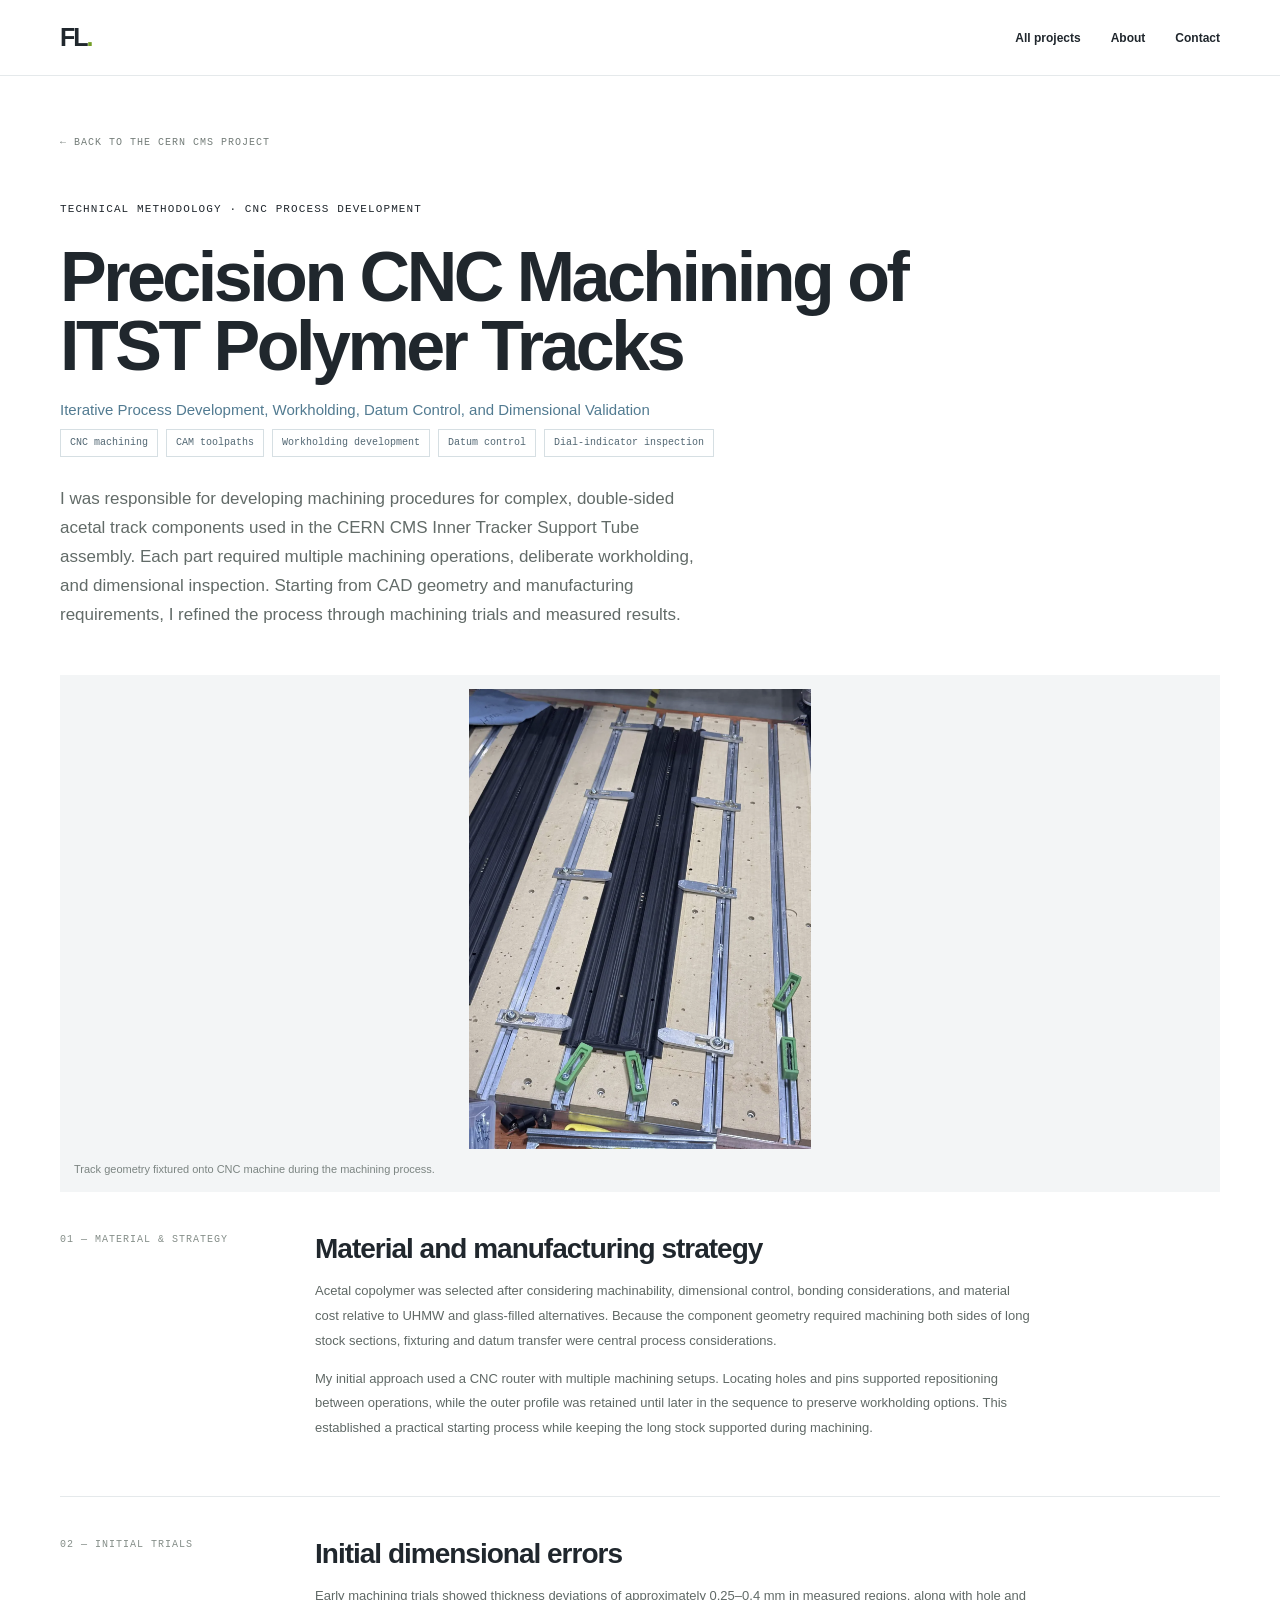
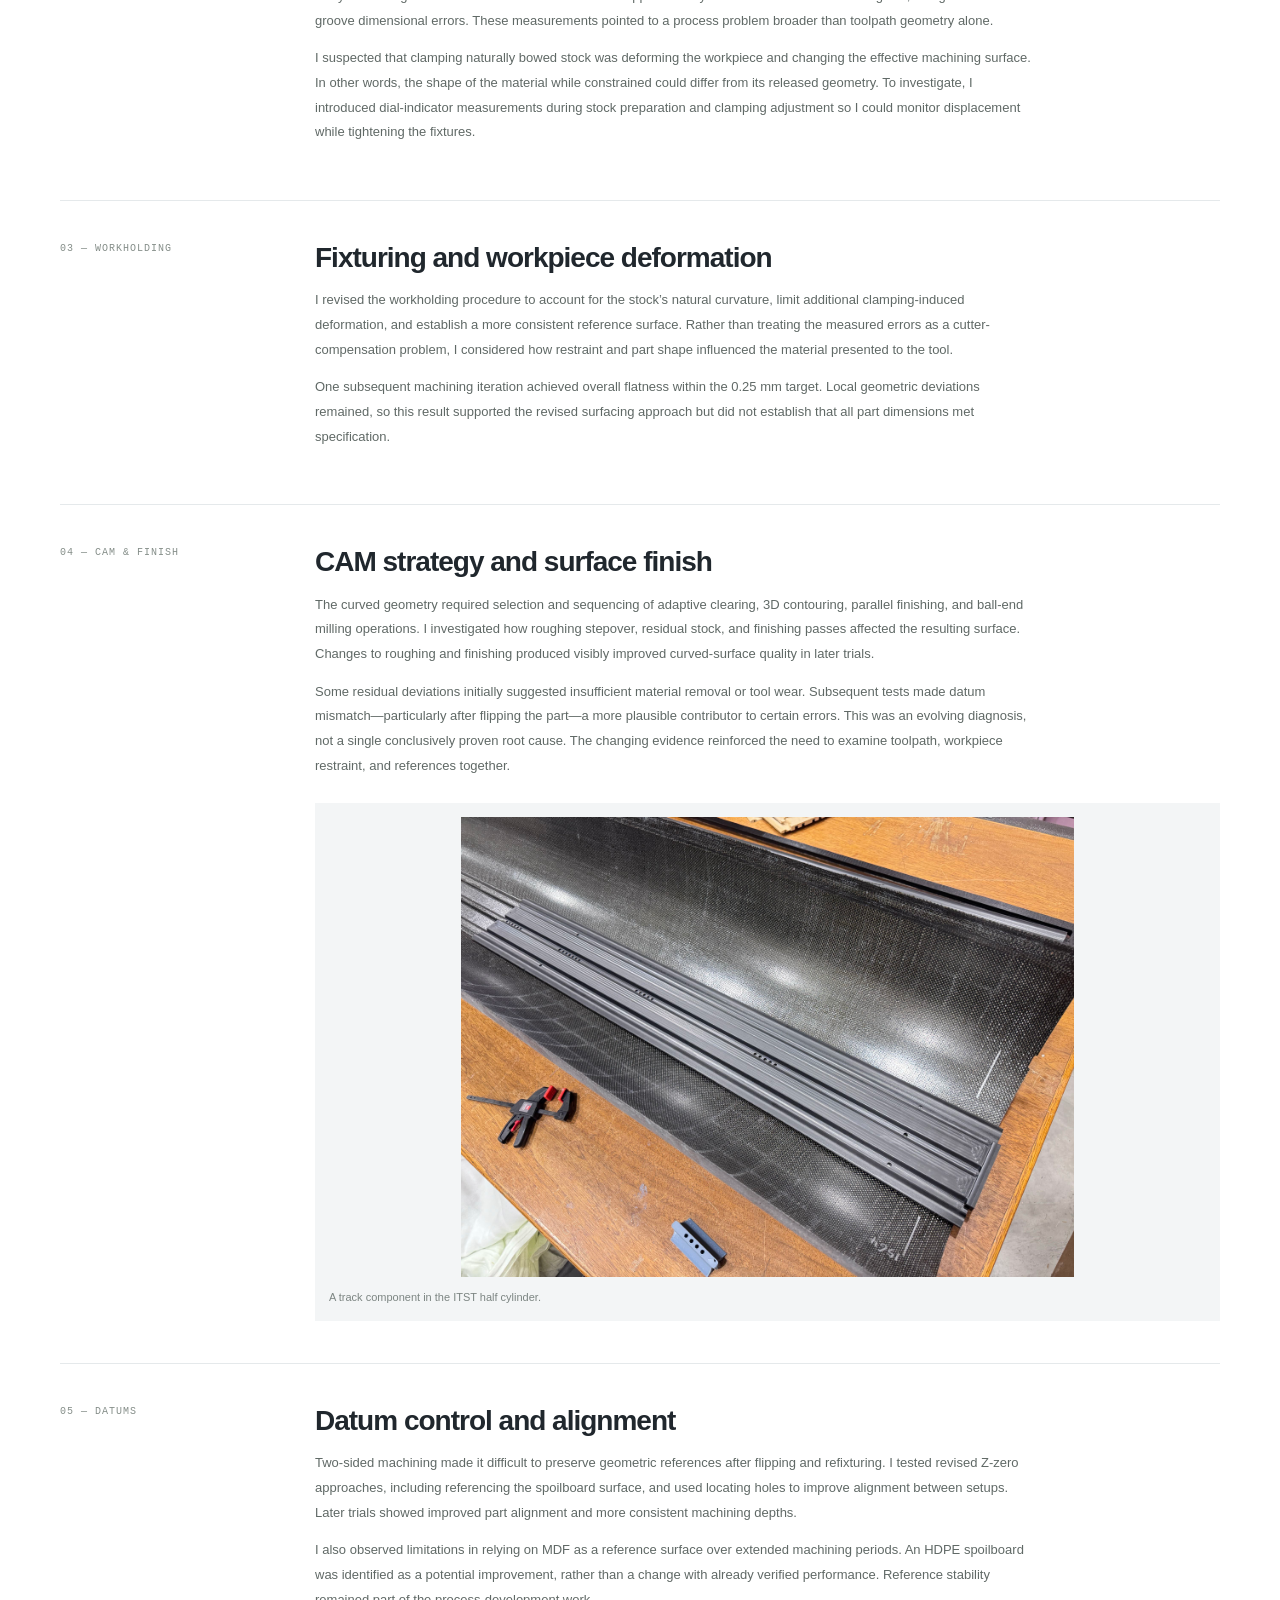
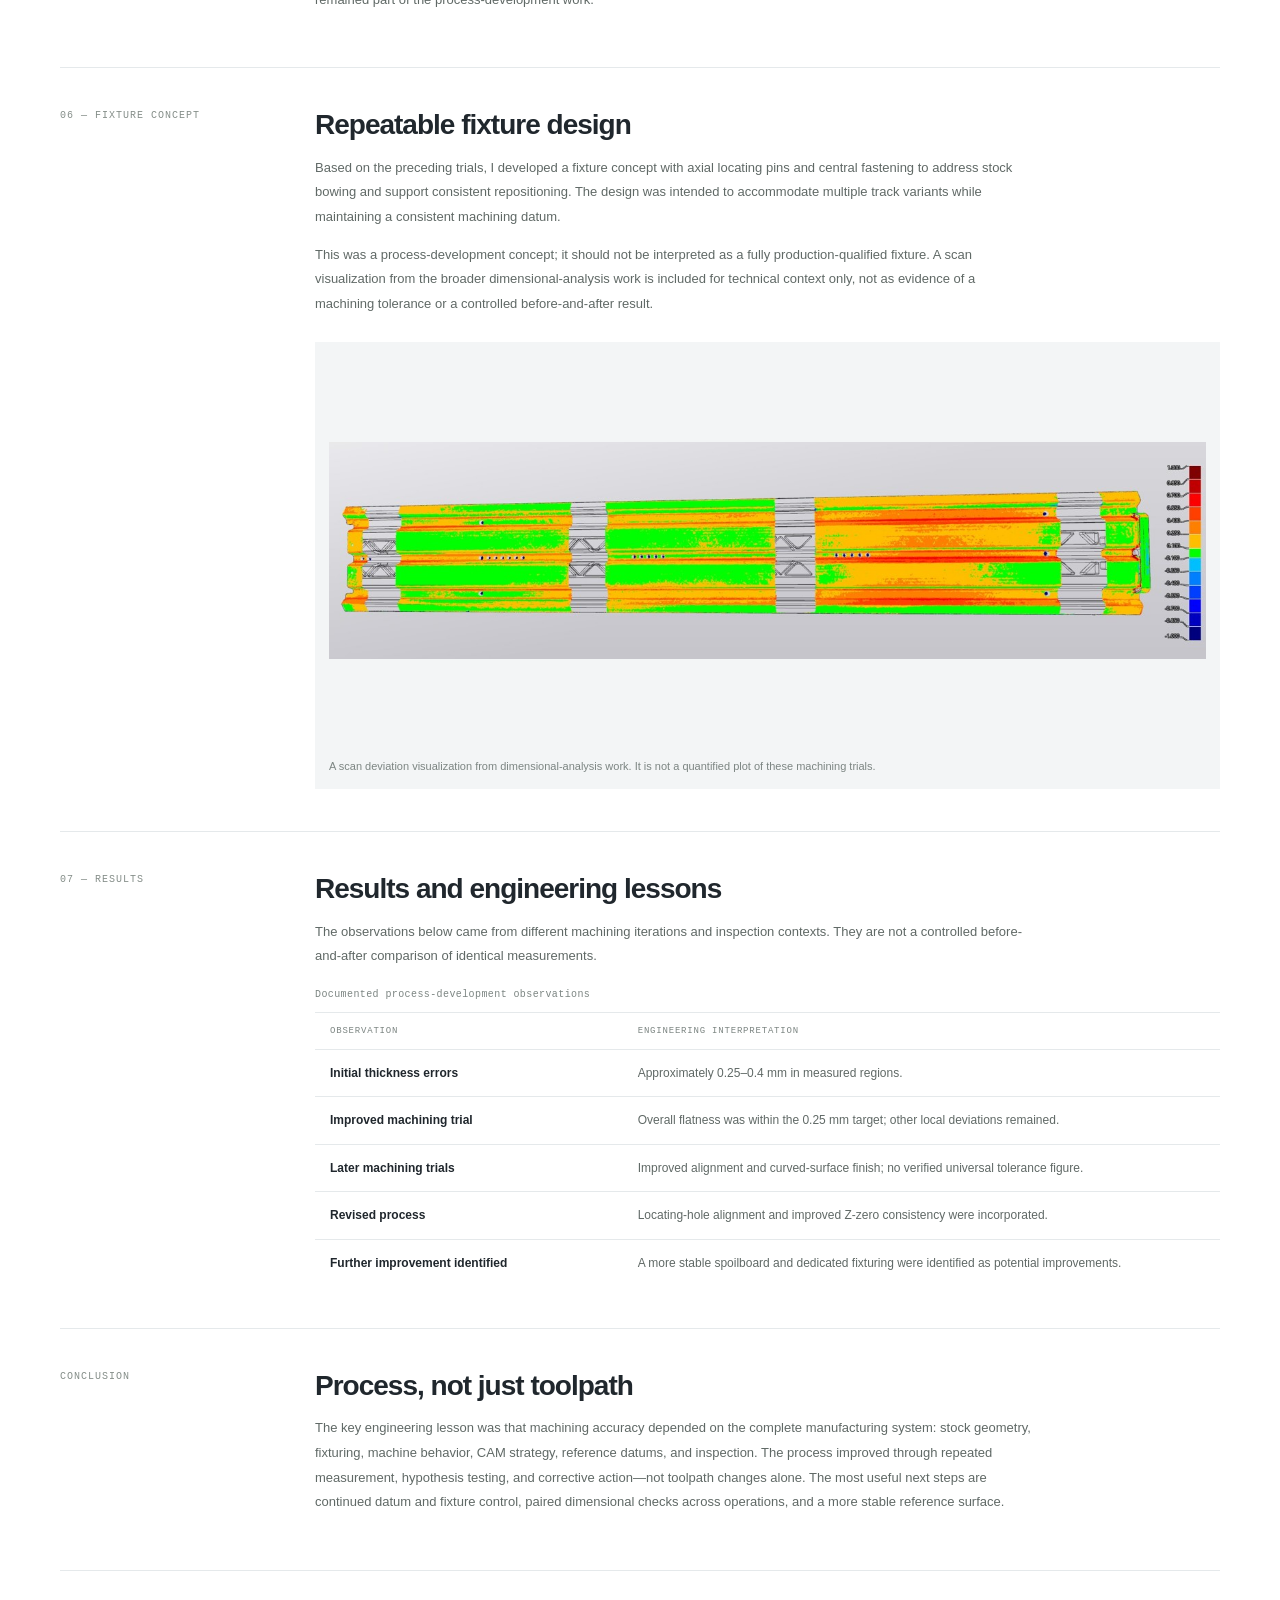
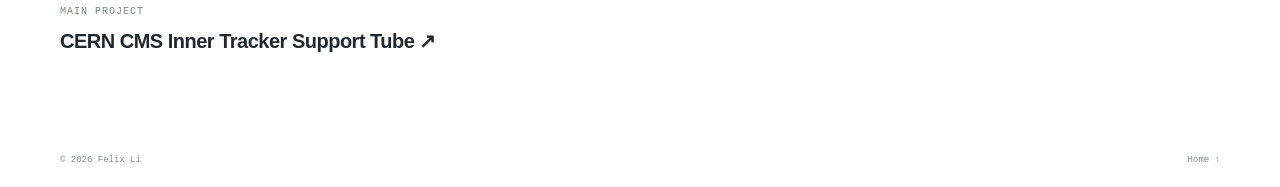
<file: projects/itst-track-machining.html>
<!doctype html>
<html lang="en">
<head>
  <meta charset="utf-8">
  <meta name="viewport" content="width=device-width, initial-scale=1">
  <meta
    name="description"
    content="Technical case study on iterative CNC machining, workholding, datum control, and dimensional validation for CERN CMS ITST polymer tracks."
  >
  <title>Precision CNC Machining of ITST Polymer Tracks | Felix Li</title>
  <link rel="stylesheet" href="../styles.css">
  <link rel="stylesheet" href="project.css">
</head>
<body>
  <header class="site-header">
    <a class="wordmark" href="../index.html">FL<span>.</span></a>
    <nav aria-label="Main navigation">
      <a href="../index.html#work">All projects</a>
      <a href="../index.html#about">About</a>
      <a href="../index.html#contact">Contact</a>
    </nav>
  </header>

  <main class="wrap project-page machining-page">
    <a class="back-link" href="cms-support-tube.html">← BACK TO THE CERN CMS PROJECT</a>
    <div class="eyebrow">TECHNICAL METHODOLOGY · CNC PROCESS DEVELOPMENT</div>
    <h1 class="project-title machining-title">Precision CNC Machining of ITST Polymer Tracks</h1>
    <p class="machining-subtitle">Iterative Process Development, Workholding, Datum Control, and Dimensional Validation</p>
    <ul class="methods-row" aria-label="Methods and tools">
      <li>CNC machining</li>
      <li>CAM toolpaths</li>
      <li>Workholding development</li>
      <li>Datum control</li>
      <li>Dial-indicator inspection</li>
    </ul>
    <p class="project-lede">I was responsible for developing machining procedures for complex, double-sided acetal track components used in the CERN CMS Inner Tracker Support Tube assembly. Each part required multiple machining operations, deliberate workholding, and dimensional inspection. Starting from CAD geometry and manufacturing requirements, I refined the process through machining trials and measured results.</p>

    <!-- Confirm public-release permission for project imagery before publishing. -->
    <figure class="method-figure">
      <img
        src="../assets/cms/TrackMachining.png"
        alt="Long dark track profiles arranged on a fixture plate with clamps and green locating pieces."
      >
      <figcaption>Track geometry fixtured onto CNC machine during the machining process.</figcaption>
    </figure>

    <section class="case-section">
      <span class="case-index">01 — MATERIAL &amp; STRATEGY</span>
      <div>
        <h2>Material and manufacturing strategy</h2>
        <p>Acetal copolymer was selected after considering machinability, dimensional control, bonding considerations, and material cost relative to UHMW and glass-filled alternatives. Because the component geometry required machining both sides of long stock sections, fixturing and datum transfer were central process considerations.</p>
        <p>My initial approach used a CNC router with multiple machining setups. Locating holes and pins supported repositioning between operations, while the outer profile was retained until later in the sequence to preserve workholding options. This established a practical starting process while keeping the long stock supported during machining.</p>
      </div>
    </section>

    <section class="case-section">
      <span class="case-index">02 — INITIAL TRIALS</span>
      <div>
        <h2>Initial dimensional errors</h2>
        <p>Early machining trials showed thickness deviations of approximately 0.25–0.4 mm in measured regions, along with hole and groove dimensional errors. These measurements pointed to a process problem broader than toolpath geometry alone.</p>
        <p>I suspected that clamping naturally bowed stock was deforming the workpiece and changing the effective machining surface. In other words, the shape of the material while constrained could differ from its released geometry. To investigate, I introduced dial-indicator measurements during stock preparation and clamping adjustment so I could monitor displacement while tightening the fixtures.</p>
      </div>
    </section>

    <section class="case-section">
      <span class="case-index">03 — WORKHOLDING</span>
      <div>
        <h2>Fixturing and workpiece deformation</h2>
        <p>I revised the workholding procedure to account for the stock’s natural curvature, limit additional clamping-induced deformation, and establish a more consistent reference surface. Rather than treating the measured errors as a cutter-compensation problem, I considered how restraint and part shape influenced the material presented to the tool.</p>
        <p>One subsequent machining iteration achieved overall flatness within the 0.25 mm target. Local geometric deviations remained, so this result supported the revised surfacing approach but did not establish that all part dimensions met specification.</p>
      </div>
    </section>

    <section class="case-section">
      <span class="case-index">04 — CAM &amp; FINISH</span>
      <div>
        <h2>CAM strategy and surface finish</h2>
        <p>The curved geometry required selection and sequencing of adaptive clearing, 3D contouring, parallel finishing, and ball-end milling operations. I investigated how roughing stepover, residual stock, and finishing passes affected the resulting surface. Changes to roughing and finishing produced visibly improved curved-surface quality in later trials.</p>
        <p>Some residual deviations initially suggested insufficient material removal or tool wear. Subsequent tests made datum mismatch—particularly after flipping the part—a more plausible contributor to certain errors. This was an evolving diagnosis, not a single conclusively proven root cause. The changing evidence reinforced the need to examine toolpath, workpiece restraint, and references together.</p>
        <figure class="method-figure">
          <img
            src="../assets/cms/TrackFinal.jpg"
            alt="Machined track components resting on a carbon-fiber composite surface."
            loading="lazy"
          >
          <figcaption>A track component in the ITST half cylinder.</figcaption>
        </figure>
      </div>
    </section>

    <section class="case-section">
      <span class="case-index">05 — DATUMS</span>
      <div>
        <h2>Datum control and alignment</h2>
        <p>Two-sided machining made it difficult to preserve geometric references after flipping and refixturing. I tested revised Z-zero approaches, including referencing the spoilboard surface, and used locating holes to improve alignment between setups. Later trials showed improved part alignment and more consistent machining depths.</p>
        <p>I also observed limitations in relying on MDF as a reference surface over extended machining periods. An HDPE spoilboard was identified as a potential improvement, rather than a change with already verified performance. Reference stability remained part of the process-development work.</p>
      </div>
    </section>

    <section class="case-section">
      <span class="case-index">06 — FIXTURE CONCEPT</span>
      <div>
        <h2>Repeatable fixture design</h2>
        <p>Based on the preceding trials, I developed a fixture concept with axial locating pins and central fastening to address stock bowing and support consistent repositioning. The design was intended to accommodate multiple track variants while maintaining a consistent machining datum.</p>
        <p>This was a process-development concept; it should not be interpreted as a fully production-qualified fixture. A scan visualization from the broader dimensional-analysis work is included for technical context only, not as evidence of a machining tolerance or a controlled before-and-after result.</p>
        <figure class="method-figure method-figure-technical">
          <img
            src="../assets/cms/TrackMetrology.jpg"
            alt="Color-coded scan deviation visualization across a long structural component."
            loading="lazy"
          >
          <figcaption>A scan deviation visualization from dimensional-analysis work. It is not a quantified plot of these machining trials.</figcaption>
        </figure>
      </div>
    </section>

    <section class="case-section">
      <span class="case-index">07 — RESULTS</span>
      <div>
        <h2>Results and engineering lessons</h2>
        <p>The observations below came from different machining iterations and inspection contexts. They are not a controlled before-and-after comparison of identical measurements.</p>
        <div class="results-table-wrap">
          <table class="results-table">
            <caption>Documented process-development observations</caption>
            <thead>
              <tr>
                <th scope="col">Observation</th>
                <th scope="col">Engineering interpretation</th>
              </tr>
            </thead>
            <tbody>
              <tr>
                <th scope="row">Initial thickness errors</th>
                <td>Approximately 0.25–0.4 mm in measured regions.</td>
              </tr>
              <tr>
                <th scope="row">Improved machining trial</th>
                <td>Overall flatness was within the 0.25 mm target; other local deviations remained.</td>
              </tr>
              <tr>
                <th scope="row">Later machining trials</th>
                <td>Improved alignment and curved-surface finish; no verified universal tolerance figure.</td>
              </tr>
              <tr>
                <th scope="row">Revised process</th>
                <td>Locating-hole alignment and improved Z-zero consistency were incorporated.</td>
              </tr>
              <tr>
                <th scope="row">Further improvement identified</th>
                <td>A more stable spoilboard and dedicated fixturing were identified as potential improvements.</td>
              </tr>
            </tbody>
          </table>
        </div>
      </div>
    </section>

    <section class="case-section">
      <span class="case-index">CONCLUSION</span>
      <div>
        <h2>Process, not just toolpath</h2>
        <p>The key engineering lesson was that machining accuracy depended on the complete manufacturing system: stock geometry, fixturing, machine behavior, CAM strategy, reference datums, and inspection. The process improved through repeated measurement, hypothesis testing, and corrective action—not toolpath changes alone. The most useful next steps are continued datum and fixture control, paired dimensional checks across operations, and a more stable reference surface.</p>
      </div>
    </section>

    <div class="next-project">
      <a href="cms-support-tube.html">MAIN PROJECT <span>CERN CMS Inner Tracker Support Tube ↗</span></a>
    </div>
  </main>

  <footer class="site-footer wrap">
    <span>© 2026 Felix Li</span>
    <a href="../index.html">Home ↑</a>
  </footer>
</body>
</html>
</file>
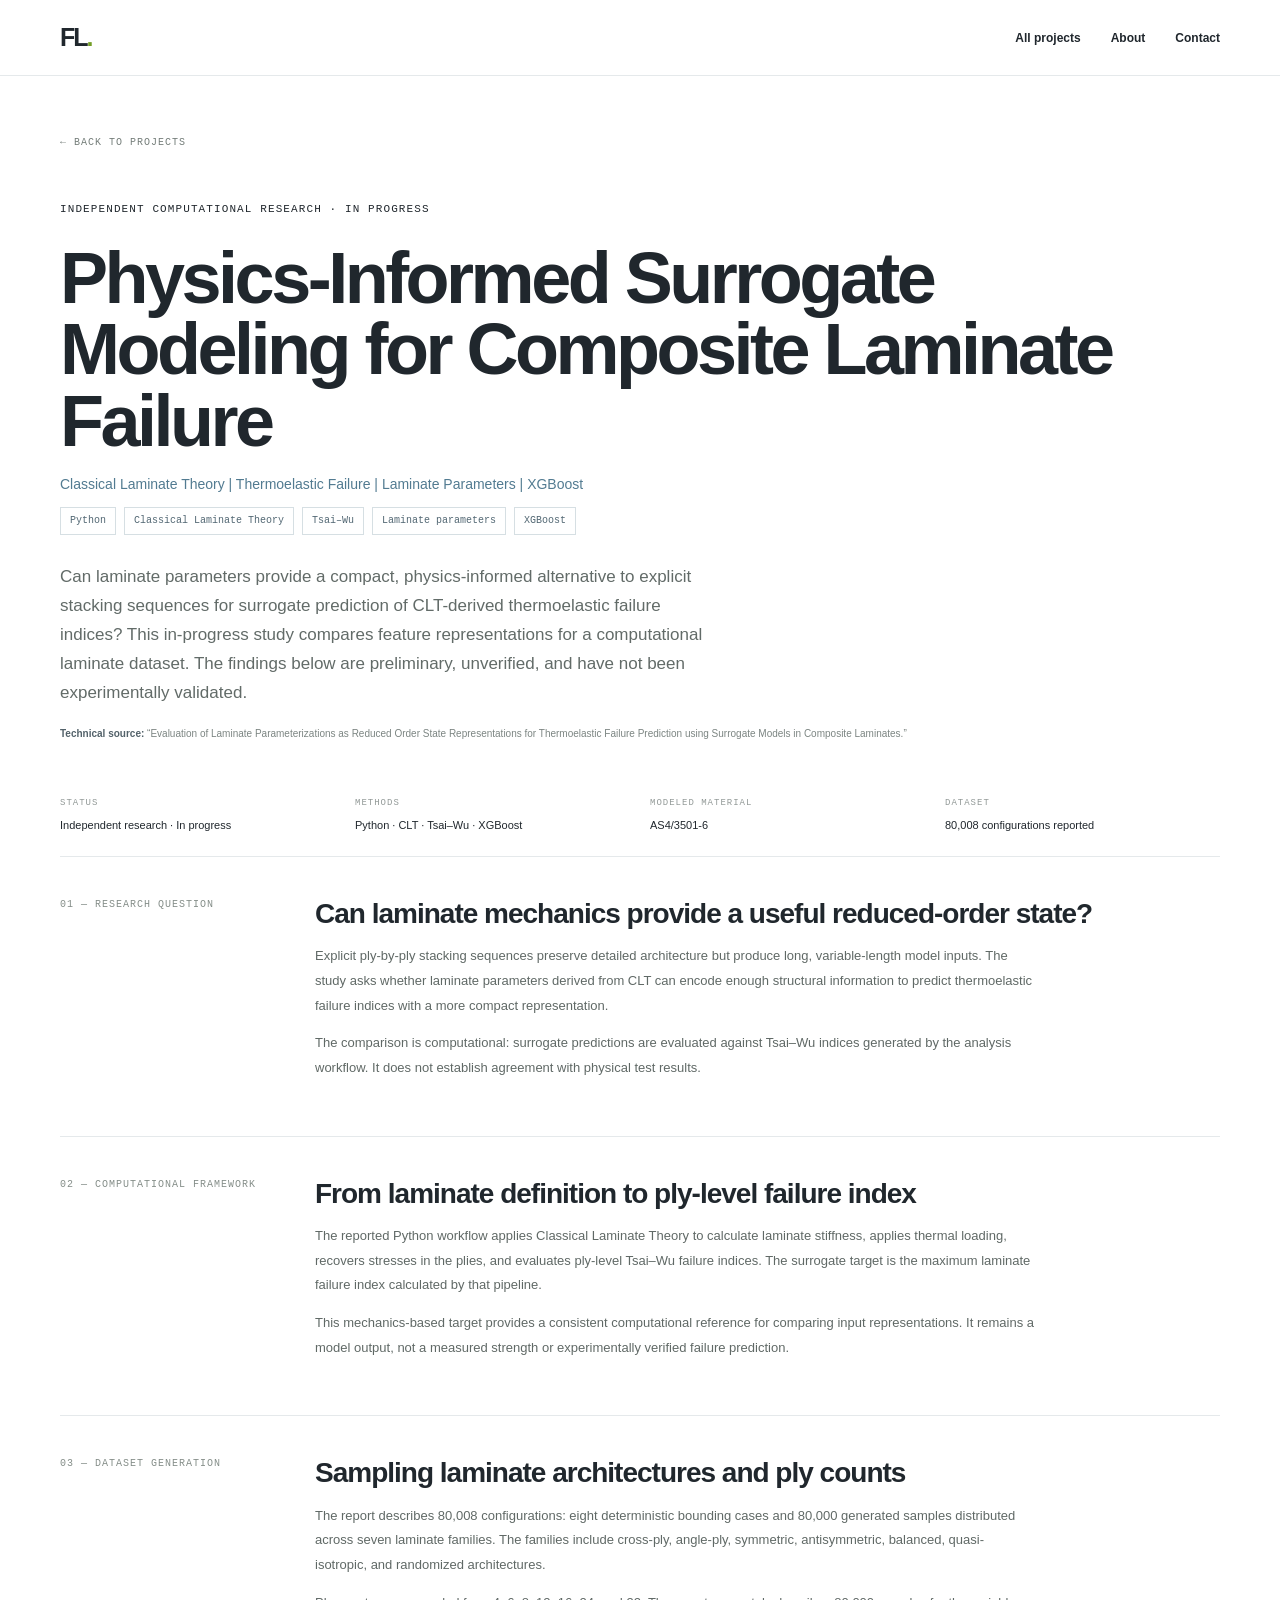
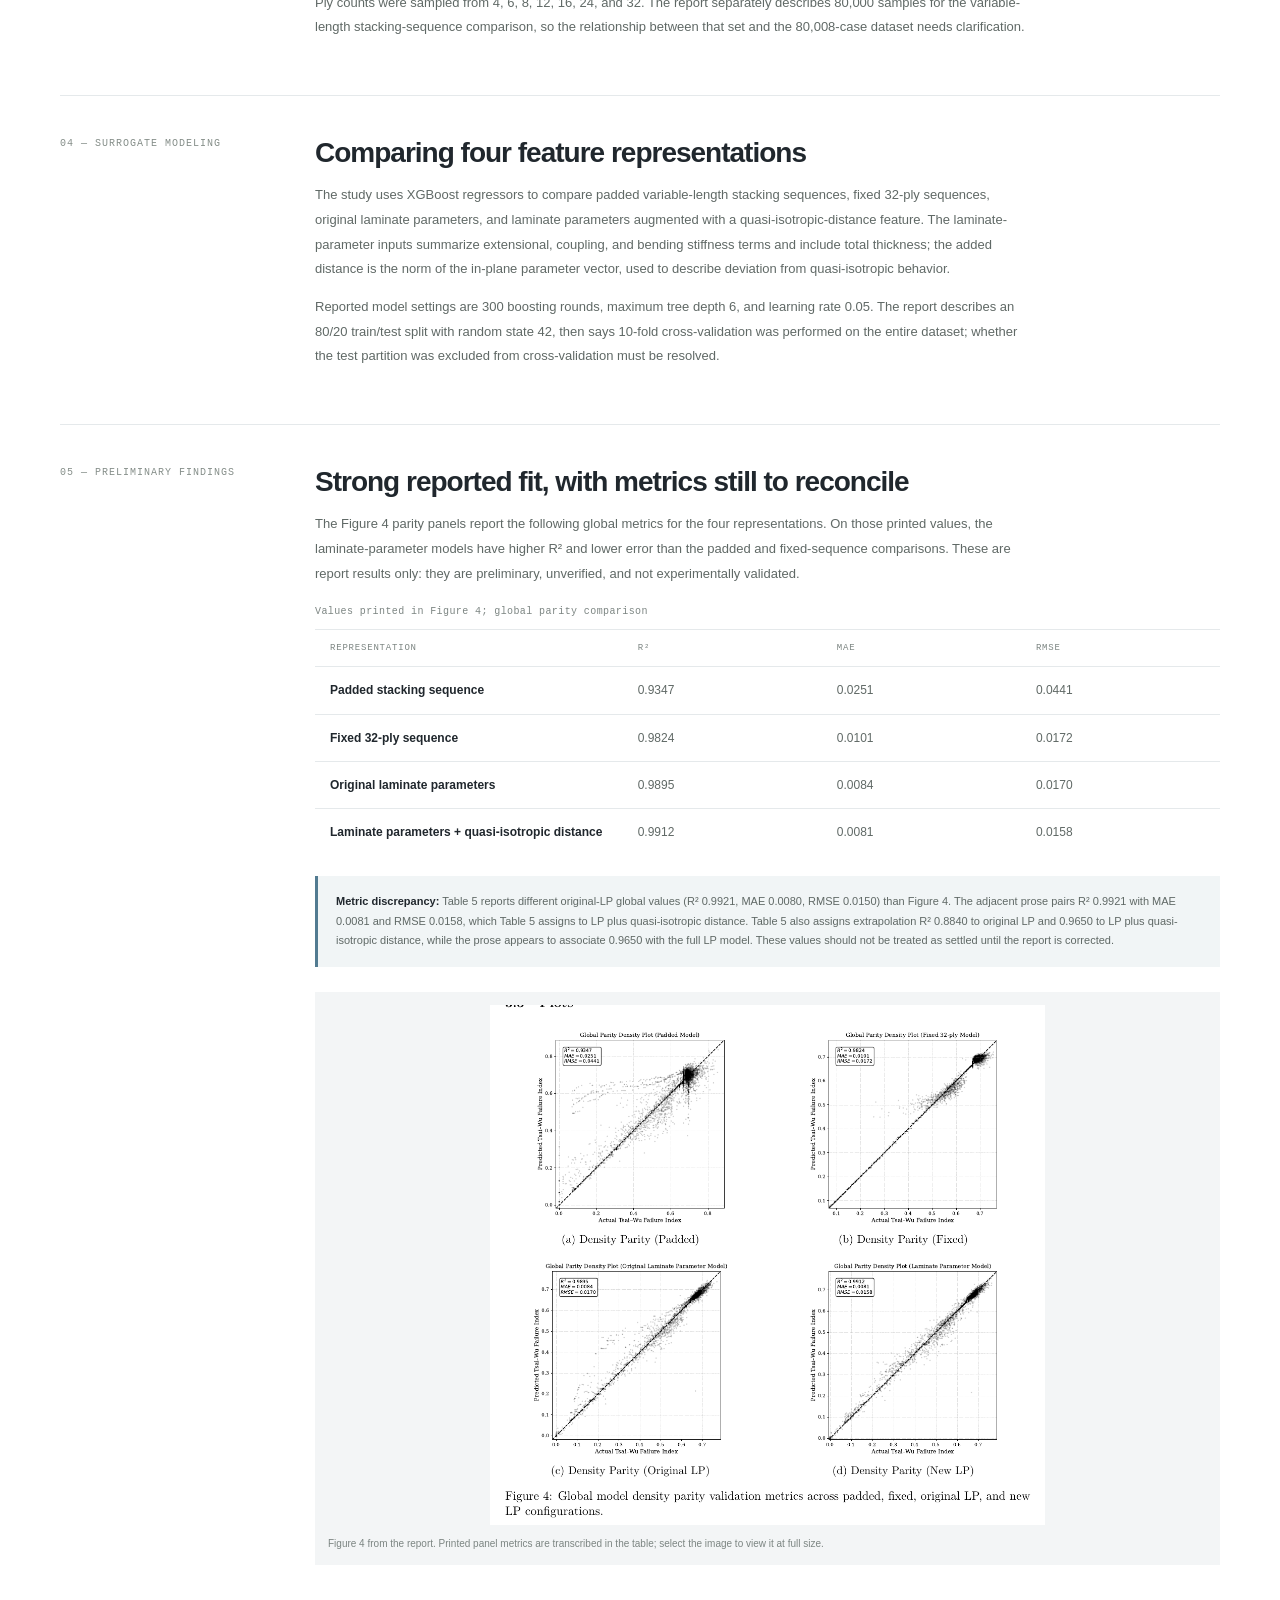
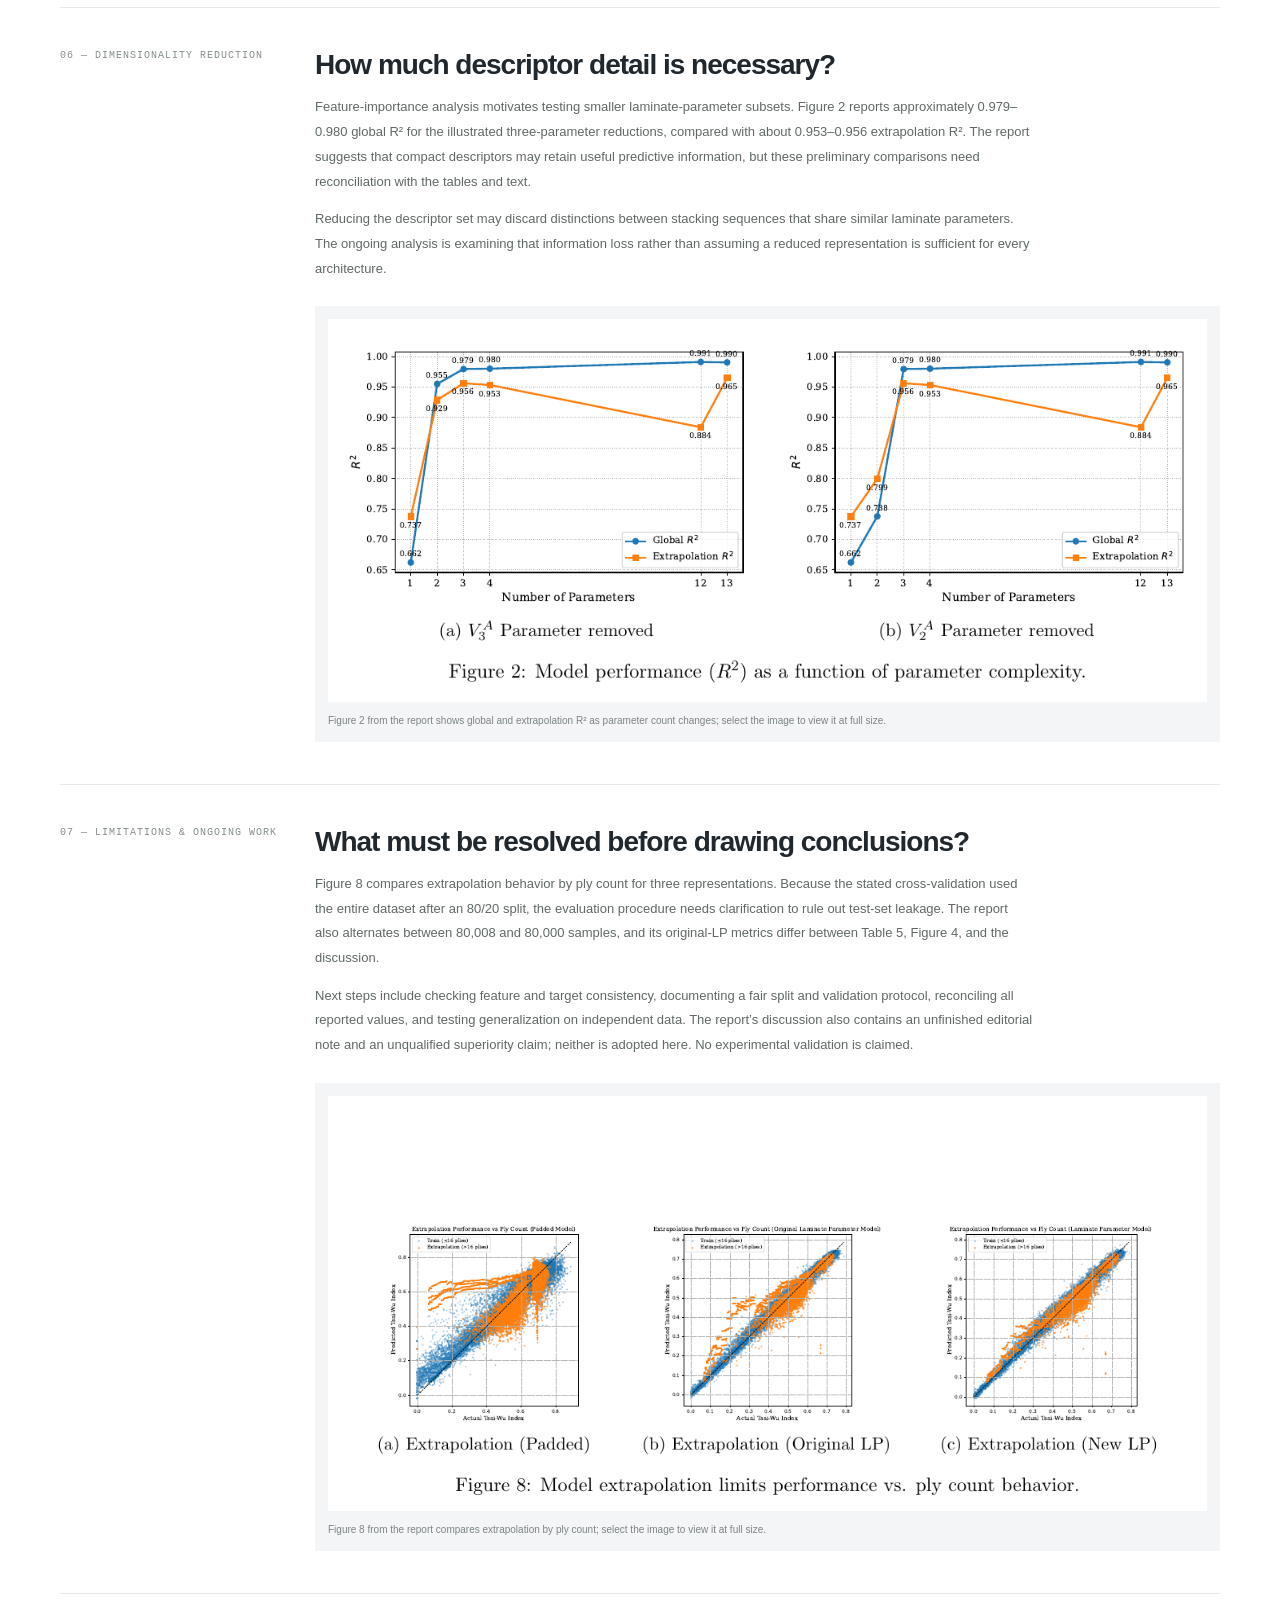
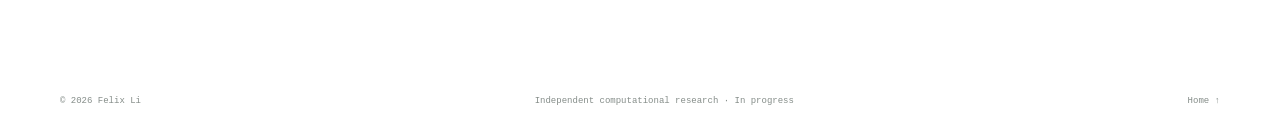
<file: projects/laminate-surrogate-modeling.html>
<!doctype html>
<html lang="en">
<head>
  <meta charset="utf-8">
  <meta name="viewport" content="width=device-width, initial-scale=1">
  <meta
    name="description"
    content="An in-progress computational study of laminate-parameter representations for surrogate prediction of thermoelastic composite failure indices."
  >
  <title>Physics-Informed Surrogate Modeling for Composite Laminate Failure | Felix Li</title>
  <link rel="stylesheet" href="../styles.css">
  <link rel="stylesheet" href="project.css">
</head>
<body>
  <header class="site-header">
    <a class="wordmark" href="../index.html">FL<span>.</span></a>
    <nav aria-label="Main navigation">
      <a href="../index.html#work">All projects</a>
      <a href="../index.html#about">About</a>
      <a href="../index.html#contact">Contact</a>
    </nav>
  </header>

  <main class="wrap project-page surrogate-page">
    <a class="back-link" href="../index.html#work">← BACK TO PROJECTS</a>
    <div class="eyebrow">INDEPENDENT COMPUTATIONAL RESEARCH · IN PROGRESS</div>
    <h1 class="project-title characterization-title">Physics-Informed Surrogate Modeling for Composite Laminate Failure</h1>
    <p class="characterization-subtitle">Classical Laminate Theory | Thermoelastic Failure | Laminate Parameters | XGBoost</p>
    <ul class="methods-row" aria-label="Methods and tools">
      <li>Python</li>
      <li>Classical Laminate Theory</li>
      <li>Tsai–Wu</li>
      <li>Laminate parameters</li>
      <li>XGBoost</li>
    </ul>
    <p class="project-lede">Can laminate parameters provide a compact, physics-informed alternative to explicit stacking sequences for surrogate prediction of CLT-derived thermoelastic failure indices? This in-progress study compares feature representations for a computational laminate dataset. The findings below are preliminary, unverified, and have not been experimentally validated.</p>
    <p class="surrogate-source"><strong>Technical source:</strong> “Evaluation of Laminate Parameterizations as Reduced Order State Representations for Thermoelastic Failure Prediction using Surrogate Models in Composite Laminates.”</p>

    <dl class="project-facts">
      <div><dt>STATUS</dt><dd>Independent research · In progress</dd></div>
      <div><dt>METHODS</dt><dd>Python · CLT · Tsai–Wu · XGBoost</dd></div>
      <div><dt>MODELED MATERIAL</dt><dd>AS4/3501-6</dd></div>
      <div><dt>DATASET</dt><dd>80,008 configurations reported</dd></div>
    </dl>

    <section class="case-section">
      <span class="case-index">01 — RESEARCH QUESTION</span>
      <div>
        <h2>Can laminate mechanics provide a useful reduced-order state?</h2>
        <p>Explicit ply-by-ply stacking sequences preserve detailed architecture but produce long, variable-length model inputs. The study asks whether laminate parameters derived from CLT can encode enough structural information to predict thermoelastic failure indices with a more compact representation.</p>
        <p>The comparison is computational: surrogate predictions are evaluated against Tsai–Wu indices generated by the analysis workflow. It does not establish agreement with physical test results.</p>
      </div>
    </section>

    <section class="case-section">
      <span class="case-index">02 — COMPUTATIONAL FRAMEWORK</span>
      <div>
        <h2>From laminate definition to ply-level failure index</h2>
        <p>The reported Python workflow applies Classical Laminate Theory to calculate laminate stiffness, applies thermal loading, recovers stresses in the plies, and evaluates ply-level Tsai–Wu failure indices. The surrogate target is the maximum laminate failure index calculated by that pipeline.</p>
        <p>This mechanics-based target provides a consistent computational reference for comparing input representations. It remains a model output, not a measured strength or experimentally verified failure prediction.</p>
      </div>
    </section>

    <section class="case-section">
      <span class="case-index">03 — DATASET GENERATION</span>
      <div>
        <h2>Sampling laminate architectures and ply counts</h2>
        <p>The report describes 80,008 configurations: eight deterministic bounding cases and 80,000 generated samples distributed across seven laminate families. The families include cross-ply, angle-ply, symmetric, antisymmetric, balanced, quasi-isotropic, and randomized architectures.</p>
        <p>Ply counts were sampled from 4, 6, 8, 12, 16, 24, and 32. The report separately describes 80,000 samples for the variable-length stacking-sequence comparison, so the relationship between that set and the 80,008-case dataset needs clarification.</p>
      </div>
    </section>

    <section class="case-section">
      <span class="case-index">04 — SURROGATE MODELING</span>
      <div>
        <h2>Comparing four feature representations</h2>
        <p>The study uses XGBoost regressors to compare padded variable-length stacking sequences, fixed 32-ply sequences, original laminate parameters, and laminate parameters augmented with a quasi-isotropic-distance feature. The laminate-parameter inputs summarize extensional, coupling, and bending stiffness terms and include total thickness; the added distance is the norm of the in-plane parameter vector, used to describe deviation from quasi-isotropic behavior.</p>
        <p>Reported model settings are 300 boosting rounds, maximum tree depth 6, and learning rate 0.05. The report describes an 80/20 train/test split with random state 42, then says 10-fold cross-validation was performed on the entire dataset; whether the test partition was excluded from cross-validation must be resolved.</p>
      </div>
    </section>

    <section class="case-section">
      <span class="case-index">05 — PRELIMINARY FINDINGS</span>
      <div>
        <h2>Strong reported fit, with metrics still to reconcile</h2>
        <p>The Figure 4 parity panels report the following global metrics for the four representations. On those printed values, the laminate-parameter models have higher R² and lower error than the padded and fixed-sequence comparisons. These are report results only: they are preliminary, unverified, and not experimentally validated.</p>
        <div class="results-table-wrap">
          <table class="results-table surrogate-results-table">
            <caption>Values printed in Figure 4; global parity comparison</caption>
            <thead>
              <tr>
                <th scope="col">Representation</th>
                <th scope="col">R²</th>
                <th scope="col">MAE</th>
                <th scope="col">RMSE</th>
              </tr>
            </thead>
            <tbody>
              <tr><th scope="row">Padded stacking sequence</th><td>0.9347</td><td>0.0251</td><td>0.0441</td></tr>
              <tr><th scope="row">Fixed 32-ply sequence</th><td>0.9824</td><td>0.0101</td><td>0.0172</td></tr>
              <tr><th scope="row">Original laminate parameters</th><td>0.9895</td><td>0.0084</td><td>0.0170</td></tr>
              <tr><th scope="row">Laminate parameters + quasi-isotropic distance</th><td>0.9912</td><td>0.0081</td><td>0.0158</td></tr>
            </tbody>
          </table>
        </div>
        <aside class="surrogate-note">
          <strong>Metric discrepancy:</strong> Table 5 reports different original-LP global values (R² 0.9921, MAE 0.0080, RMSE 0.0150) than Figure 4. The adjacent prose pairs R² 0.9921 with MAE 0.0081 and RMSE 0.0158, which Table 5 assigns to LP plus quasi-isotropic distance. Table 5 also assigns extrapolation R² 0.8840 to original LP and 0.9650 to LP plus quasi-isotropic distance, while the prose appears to associate 0.9650 with the full LP model. These values should not be treated as settled until the report is corrected.
        </aside>
        <figure class="technical-figure technical-figure-wide surrogate-figure">
          <a href="../assets/surrogatemodelling/figure-4.png" target="_blank" rel="noreferrer" aria-label="Open Figure 4 parity plots at full size">
            <img src="../assets/surrogatemodelling/figure-4.png" alt="Four parity plots comparing predicted and actual Tsai-Wu failure indices for padded, fixed 32-ply, original laminate-parameter, and updated laminate-parameter models. Axes, legends, and printed metrics are visible." loading="lazy">
          </a>
          <figcaption>Figure 4 from the report. Printed panel metrics are transcribed in the table; select the image to view it at full size.</figcaption>
        </figure>
      </div>
    </section>

    <section class="case-section">
      <span class="case-index">06 — DIMENSIONALITY REDUCTION</span>
      <div>
        <h2>How much descriptor detail is necessary?</h2>
        <p>Feature-importance analysis motivates testing smaller laminate-parameter subsets. Figure 2 reports approximately 0.979–0.980 global R² for the illustrated three-parameter reductions, compared with about 0.953–0.956 extrapolation R². The report suggests that compact descriptors may retain useful predictive information, but these preliminary comparisons need reconciliation with the tables and text.</p>
        <p>Reducing the descriptor set may discard distinctions between stacking sequences that share similar laminate parameters. The ongoing analysis is examining that information loss rather than assuming a reduced representation is sufficient for every architecture.</p>
        <figure class="technical-figure technical-figure-wide surrogate-figure">
          <a href="../assets/surrogatemodelling/figure-2.png" target="_blank" rel="noreferrer" aria-label="Open Figure 2 parameter-reduction plots at full size">
            <img src="../assets/surrogatemodelling/figure-2.png" alt="Two plots of global and extrapolation R-squared versus the number of laminate parameters, including reduced three-parameter cases." loading="lazy">
          </a>
          <figcaption>Figure 2 from the report shows global and extrapolation R² as parameter count changes; select the image to view it at full size.</figcaption>
        </figure>
      </div>
    </section>

    <section class="case-section">
      <span class="case-index">07 — LIMITATIONS &amp; ONGOING WORK</span>
      <div>
        <h2>What must be resolved before drawing conclusions?</h2>
        <p>Figure 8 compares extrapolation behavior by ply count for three representations. Because the stated cross-validation used the entire dataset after an 80/20 split, the evaluation procedure needs clarification to rule out test-set leakage. The report also alternates between 80,008 and 80,000 samples, and its original-LP metrics differ between Table 5, Figure 4, and the discussion.</p>
        <p>Next steps include checking feature and target consistency, documenting a fair split and validation protocol, reconciling all reported values, and testing generalization on independent data. The report’s discussion also contains an unfinished editorial note and an unqualified superiority claim; neither is adopted here. No experimental validation is claimed.</p>
        <figure class="technical-figure technical-figure-wide surrogate-figure">
          <a href="../assets/surrogatemodelling/figure-8.png" target="_blank" rel="noreferrer" aria-label="Open Figure 8 extrapolation plots at full size">
            <img src="../assets/surrogatemodelling/figure-8.png" alt="Three scatter plots comparing predicted and actual Tsai-Wu indices for extrapolation by ply count using padded, original laminate-parameter, and updated laminate-parameter models." loading="lazy">
          </a>
          <figcaption>Figure 8 from the report compares extrapolation by ply count; select the image to view it at full size.</figcaption>
        </figure>
      </div>
    </section>
  </main>

  <footer class="site-footer wrap">
    <span>© 2026 Felix Li</span>
    <span>Independent computational research · In progress</span>
    <a href="../index.html">Home ↑</a>
  </footer>
</body>
</html>
</file>
<file: styles.css>
/* Felix Li — engineering portfolio starter
   Edit the variables below to change the site's visual identity. */
:root {
  --ink: #20272d;
  --muted: #78838a;
  --paper: #ffffff;
  --white: #ffffff;
  --line: #e5e9eb;
  --accent: #527b91;
  --mono: "DM Mono", monospace;
  --sans: "Manrope", Arial, sans-serif;
}
* { box-sizing: border-box; }
html { scroll-behavior: smooth; }
body { margin: 0; background: var(--paper); color: var(--ink); font-family: var(--sans); }
a { color: inherit; text-decoration: none; }
a:focus-visible { outline:3px solid var(--accent); outline-offset:4px; }
.wrap { width: min(1160px, calc(100% - 64px)); margin-inline: auto; }
.site-header { height: 76px; padding: 0 max(32px, calc((100vw - 1160px)/2)); display:flex; align-items:center; justify-content:space-between; border-bottom:1px solid var(--line); }
.wordmark { font-size: 25px; font-weight:800; letter-spacing:-2px; }
.wordmark span { color:#729d25; }
nav { display:flex; align-items:center; gap:30px; font-size:12px; font-weight:700; }
nav a:hover, .text-link:hover, .contact-links a:hover { opacity:.6; }
.nav-cv { border:1px solid var(--ink); padding:10px 15px; }
.hero { padding-top:62px; padding-bottom:62px; }
.hero-feature-grid { display:grid; grid-template-columns:minmax(0,2fr) minmax(0,.92fr); gap:30px; align-items:center; }
.hero-intro { min-width:0; }
.hero-name { margin:0 0 11px; font-size:clamp(23px,2.4vw,31px); font-weight:800; letter-spacing:-1.3px; }
.hero-intro h1 { max-width:800px; margin:15px 0 20px; font-size:clamp(40px,3.05vw,44px); line-height:1.08; letter-spacing:-3px; }
.hero-award { min-width:0; padding:18px 0 18px 26px; border-left:1px solid var(--line); }
.hero-award h2 { margin:13px 0 6px; font-size:clamp(24px,2.4vw,32px); letter-spacing:-1.1px; }
.hero-award-subtitle { margin:0 0 10px; color:var(--accent); font-size:12px; font-weight:700; line-height:1.65; }
.hero-award-description { max-width:540px; margin:0; color:#5c6563; font-size:13px; line-height:1.75; }
.hero-award-gallery { display:grid; grid-template-columns:minmax(0,1.2fr) minmax(0,.8fr); gap:11px; align-items:start; margin-top:16px; }
.hero-award-figure { min-width:0; margin:0; }
.hero-award-figure a { display:flex; align-items:center; justify-content:center; height:162px; padding:5px; border:1px solid var(--line); background:#f7f8f8; }
.hero-award-figure img { display:block; width:100%; height:100%; object-fit:contain; }
.hero-award-certificate img { max-width:100%; }
.hero-award-photo img { width:auto; max-width:100%; }
.hero-award-figure figcaption { margin-top:6px; color:#737d7a; font-size:11px; line-height:1.5; }
.recognition-link { display:inline-flex; gap:16px; margin-top:13px; padding-bottom:5px; border-bottom:1px solid #aebdc4; color:#415d6a; font-size:11px; font-weight:800; }
.recognition-link:hover { color:var(--ink); border-color:var(--ink); }
.recognition-note { margin:10px 0 0; color:#8a9290; font-size:9px; line-height:1.5; }
.eyebrow, .meta-label, .project-number, .image-tag { font-family:var(--mono); font-size:11px; letter-spacing:1.1px; }
.eyebrow { display:flex; align-items:center; gap:10px; }
.status-dot { width:7px; height:7px; border-radius:50%; background:#78a92c; display:inline-block; }
.eyebrow-year { color:var(--muted); margin-left:8px; }
h1 { font-size:clamp(46px, 7vw, 88px); line-height:1.02; letter-spacing:-5px; margin:34px 0 24px; font-weight:600; }
.muted { color:#9da3a0; }
.hero-copy { font-size:16px; line-height:1.75; color:#555e5e; max-width:650px; }
.hero-actions { display:flex; align-items:center; gap:25px; margin-top:32px; }
.button { display:inline-flex; align-items:center; gap:26px; padding:15px 19px; font-size:12px; font-weight:800; }
.button-dark { background:var(--ink); color:white; }
.button-dark:hover { background:#343a3a; }
.text-link { font-size:12px; font-weight:800; }
.hero-meta { display:grid; grid-template-columns:1fr 1.5fr 1fr; gap:25px; border-top:1px solid var(--line); margin-top:52px; padding-top:18px; }
.hero-meta div { display:flex; flex-direction:column; gap:9px; font-size:12px; line-height:1.6; color:#4d5554; }
.meta-label { color:#929997; }
.featured-work-section { padding:78px 0 82px; background:#fff; }
.featured-heading { max-width:900px; }
.featured-heading h2 { margin-top:17px; font-size:clamp(38px,5.2vw,62px); letter-spacing:-2.8px; }
.featured-subtitle { margin:12px 0 0; color:var(--accent); font:12px/1.8 var(--mono); letter-spacing:.3px; }
.featured-image { margin:30px 0 23px; padding:10px; background:#f3f5f6; }
.featured-image img { display:block; width:100%; height:auto; }
.featured-image figcaption { margin-top:9px; color:#737d7a; font-size:12px; line-height:1.6; }
.featured-description { max-width:980px; margin:0; color:#596360; font-size:16px; line-height:1.8; }
.featured-highlights { display:grid; grid-template-columns:repeat(3,minmax(0,1fr)); gap:26px; margin-top:30px; }
.featured-highlights article { min-width:0; padding-top:14px; border-top:1px solid #dfe4e5; }
.featured-highlights h3 { margin:8px 0 7px; font-size:17px; line-height:1.4; letter-spacing:-.3px; }
.featured-highlights p { margin:0; color:#5f6966; font-size:14px; line-height:1.7; }
.featured-actions { display:flex; flex-wrap:wrap; align-items:center; gap:20px 27px; margin-top:30px; }
.featured-actions .button { font-size:13px; }
.featured-actions .text-link { font-size:13px; }
.work-section { background:#e9ebe6; padding:74px 0 82px; }
.section-heading { display:flex; justify-content:space-between; align-items:end; gap:40px; margin-bottom:38px; }
h2 { font-size:clamp(34px, 4vw, 52px); line-height:1.08; letter-spacing:-2.5px; font-weight:600; margin:18px 0 0; }
.section-heading > p { max-width:430px; color:#697170; font-size:14px; line-height:1.75; margin:0 0 5px; }
.project-grid { display:grid; grid-template-columns:repeat(2,minmax(0,1fr)); gap:38px 28px; align-items:stretch; }
.project-card { display:flex; flex-direction:column; min-width:0; border-radius:2px; transition:transform .2s ease; }
.project-card:hover { transform:translateY(-3px); }
.project-card:focus-visible { outline-offset:6px; }
.project-image { aspect-ratio:16 / 10; height:auto; flex:none; position:relative; display:flex; justify-content:center; align-items:center; overflow:hidden; background:#c9cfca; }
.project-image img { width:100%; height:100%; object-fit:cover; }
.surrogate-project-card .project-image { background:#f7f8f8; }
.surrogate-project-card .project-image img { object-fit:contain; }
.image-cms img { object-fit:contain; object-position:center 48%; }
.cai-project-card .project-image img { object-position:center 50%; }
.image-mechanics img { object-position:center 52%; }
.image-cms { background:linear-gradient(135deg,#bfc8c1,#88958e); }
.image-btst { background:linear-gradient(135deg,#d0d1c8,#a0a69c); }
.image-mechanics { background:linear-gradient(135deg,#bfc6cc,#818d99); }
.image-testing { background:linear-gradient(135deg,#d3cfc3,#9c9c8d); }
.image-tag { position:absolute; top:14px; left:15px; max-width:calc(100% - 30px); padding:5px 7px; background:rgba(255,255,255,.9); color:#26302e; z-index:1; font-size:11px; line-height:1.5; }
.image-placeholder { color:#58615e; font-family:var(--mono); font-size:10px; letter-spacing:1px; border:1px dashed #69746e; padding:14px 18px; }
.project-info { display:grid; grid-template-columns:minmax(0,1fr) auto; align-items:start; flex:1; gap:15px; padding-top:18px; }
.project-info > div { min-width:0; }
.project-number { color:#8a9290; }
.project-info h3 { min-height:4.05em; font-size:20px; line-height:1.35; letter-spacing:-.6px; margin:8px 0 8px; }
.project-info p { min-height:5.1em; color:#596360; font-size:14px; line-height:1.7; margin:0; max-width:500px; }
.project-skills { display:flex; flex-wrap:wrap; gap:6px; list-style:none; margin:12px 0 0; padding:0; }
.project-skills li { border:1px solid #d6dfe3; padding:5px 8px; color:#526773; font-family:var(--mono); font-size:9px; line-height:1.4; }
.arrow { padding-top:3px; font-size:21px; transition:transform .2s; }
.project-card:hover .arrow { transform:translate(3px,-3px); }
.free-edge-project-image { background:#f7f8f8; }
.free-edge-project-image img { object-fit:contain; padding:16px; }
.research-interests { margin-top:27px; padding:17px 0 0; border-top:1px solid var(--line); }
.research-interests h3 { margin:0 0 8px; font:11px var(--mono); letter-spacing:.8px; text-transform:uppercase; }
.research-interests p { margin:0; color:#606966; font-size:13px; line-height:1.7; }
.small-note { color:#8a9290; font-size:10px; margin-top:35px; }
.about-section { padding-top:84px; padding-bottom:90px; }
.about-layout { display:grid; grid-template-columns:minmax(0,.85fr) minmax(0,1.15fr); gap:48px; margin-top:28px; }
.about-layout h2 { max-width:500px; align-self:start; font-size:clamp(38px,3.1vw,44px); line-height:1.12; margin:0; }
.about-copy p { max-width:680px; font-size:15px; line-height:1.8; color:#5c6563; margin:0 0 16px; }
.capability-list { display:grid; grid-template-columns:1fr; margin:27px 0 0; padding:0; border-top:1px solid var(--line); }
.capability-list div { display:grid; grid-template-columns:minmax(165px,.7fr) minmax(0,1.3fr); gap:14px; padding:11px 0; border-bottom:1px solid var(--line); }
.capability-list dt { font-size:13px; line-height:1.6; font-weight:800; }
.capability-list dd { margin:0; color:#606966; font-size:13px; line-height:1.65; }
.contact-section { background:var(--ink); color:white; padding:70px 0 66px; }
.contact-inner h2 { max-width:800px; font-size:clamp(40px,5vw,62px); line-height:1.1; margin:24px 0 16px; }
.contact-inner > p { max-width:680px; color:#c0c7c4; font-size:15px; line-height:1.75; }
.contact-email { display:inline-block; font-size:clamp(18px,2.6vw,25px); margin:15px 0 26px; border-bottom:1px solid #66706c; padding-bottom:8px; }
.contact-links { display:flex; gap:25px; font-size:13px; color:#d5dbd8; }
.site-footer { display:flex; justify-content:space-between; gap:20px; padding-top:22px; padding-bottom:22px; color:#858d89; font-family:var(--mono); font-size:9px; }
@media (max-width:1100px) {
  .project-grid { grid-template-columns:repeat(2,minmax(0,1fr)); }
  .featured-highlights { gap:20px; }
}
@media (max-width:900px) {
  .wrap { width:min(100% - 52px, 760px); }
  .hero-feature-grid { grid-template-columns:1fr; gap:34px; }
  .hero-intro h1 { max-width:760px; font-size:clamp(42px,6.1vw,54px); }
  .hero-award { padding:25px 0 0; border-top:1px solid var(--line); border-left:0; }
  .hero-award-gallery { grid-template-columns:minmax(0,1.2fr) minmax(0,.8fr); }
  .hero-award-figure a { height:190px; }
  .hero-meta { margin-top:40px; }
  .featured-work-section { padding:62px 0 66px; }
  .featured-image { margin-top:24px; }
  .featured-highlights { grid-template-columns:repeat(2,minmax(0,1fr)); row-gap:20px; }
  .about-layout { grid-template-columns:1fr; gap:26px; }
  .about-layout h2 { max-width:620px; font-size:clamp(40px,5vw,46px); }
}
@media (max-width:700px) {
  .wrap { width:calc(100% - 38px); }
  .site-header { height:66px; padding:0 19px; }
  nav { gap:12px; font-size:11px; }
  .hero { padding-top:48px; padding-bottom:60px; }
  .eyebrow { font-size:10px; }
  .hero-intro h1 { font-size:clamp(38px,9vw,54px); letter-spacing:-2.7px; }
  .hero-copy { font-size:15px; }
  .hero-award h2 { font-size:28px; }
  .hero-award-gallery { grid-template-columns:minmax(0,1.2fr) minmax(0,.8fr); gap:10px; }
  .hero-award-figure a { height:150px; }
  .hero-award-figure figcaption { font-size:10px; }
  .hero-meta { grid-template-columns:1fr; gap:16px; margin-top:38px; }
  .featured-work-section { padding:50px 0 54px; }
  .featured-heading h2 { font-size:clamp(34px,8vw,46px); }
  .featured-subtitle { font-size:11px; }
  .featured-image { margin:20px 0; padding:7px; }
  .featured-description { font-size:15px; }
  .featured-highlights { grid-template-columns:1fr; gap:16px; margin-top:24px; }
  .featured-highlights h3 { font-size:16px; }
  .featured-highlights p { font-size:14px; }
  .featured-actions { align-items:flex-start; flex-direction:column; gap:17px; }
  .section-heading { display:block; }
  .section-heading > p { margin-top:18px; }
  .project-grid { grid-template-columns:1fr; gap:30px; }
  .project-image { aspect-ratio:16 / 10; }
  .project-info h3 { font-size:19px; }
  .project-info p { font-size:14px; }
  .about-layout { display:block; }
  .about-layout h2 { max-width:470px; margin-bottom:25px; font-size:clamp(36px,10vw,42px); }
  .capability-list div { grid-template-columns:1fr; gap:2px; padding:10px 0; }
  .contact-inner h2 { font-size:clamp(38px,9vw,54px); }
  .contact-inner > p { font-size:14px; }
  .contact-email { margin-bottom:22px; }
  .site-header { padding-inline:19px; }
  .site-footer { flex-wrap:wrap; }
}
@media (max-width:420px) {
  nav { gap:9px; font-size:10px; }
  .nav-cv { padding:8px 10px; }
  .hero-award-gallery { grid-template-columns:1fr; }
  .hero-award-figure a { height:auto; min-height:0; }
  .hero-award-certificate img { max-height:260px; }
  .hero-award-photo img { max-height:360px; }
}
</file>
<file: projects/project.css>
.project-page { padding-top:55px; padding-bottom:80px; }
.back-link { display:inline-block; font:10px var(--mono); letter-spacing:1px; color:#747d79; margin-bottom:55px; }
.project-title { font-size:clamp(48px,8vw,90px); line-height:.99; letter-spacing:-5px; margin:28px 0 20px; }
.project-lede { max-width:650px; font-size:17px; line-height:1.7; color:#626b68; margin-bottom:45px; }
.cms-project-title { font-size:clamp(42px,7vw,76px); letter-spacing:-4px; }
.project-subtitle { max-width:760px; margin:0 0 34px; color:var(--accent); font:11px/1.8 var(--mono); letter-spacing:.45px; }
.methods-row { display:flex; flex-wrap:wrap; gap:8px; margin:-18px 0 28px; padding:0; list-style:none; }
.methods-row li { padding:6px 9px; border:1px solid #d6dfe3; color:#526773; font:10px/1.4 var(--mono); }
.case-hero { margin:0 0 28px; background:#f3f5f6; }
.case-hero img { display:block; width:90%; max-height:400px; margin-inline:auto; object-fit:contain; }
.case-hero figcaption { padding:0 14px 12px; }
.case-image { min-height:350px; display:flex; align-items:center; justify-content:center; background:linear-gradient(135deg,#c6cec8,#909d95); }
.project-facts { display:grid; grid-template-columns:repeat(4,1fr); gap:20px; margin:0; padding:22px 0; border-bottom:1px solid var(--line); }
.project-facts div { display:flex; flex-direction:column; gap:9px; font-size:11px; line-height:1.5; }
.project-facts dt { color:#929997; font:9px var(--mono); letter-spacing:1px; }
.project-facts dd { margin:0; }
.case-section { display:grid; grid-template-columns:220px minmax(0,1fr); gap:35px; padding:42px 0; border-bottom:1px solid var(--line); }
.case-section > div { min-width:0; }
.case-index { color:#858e89; font:10px var(--mono); letter-spacing:1px; }
.case-section h2 { font-size:28px; margin:0 0 15px; letter-spacing:-1px; }
.case-section p, .case-section li { color:#606966; font-size:13px; line-height:1.9; max-width:720px; }
.case-section ul { padding-left:18px; }
.case-figure { margin:25px 0 0; background:#f3f5f6; }
.case-figure img { display:block; width:100%; max-height:500px; object-fit:cover; }
.case-figure-technical img { height:clamp(220px,32vw,420px); object-fit:contain; }
.figure-placeholder { margin-top:25px; min-height:220px; display:flex; justify-content:center; align-items:center; border:1px dashed #a5aea8; background:#e9ebe6; color:#7b8580; font:10px var(--mono); letter-spacing:1px; text-align:center; padding:20px; }
.figure-caption { color:#8a9290 !important; font-size:10px !important; margin-top:8px; }
.case-figure figcaption { padding:0 12px 12px; }
.case-figure-grid { display:grid; grid-template-columns:1fr 1fr; gap:18px; }
.case-figure-grid .case-figure { min-width:0; }
.case-figure-grid img { height:260px; }
.case-study-link { display:inline-flex; align-items:center; gap:20px; margin-top:24px; padding:15px 19px; background:#edf2f4; border-left:3px solid var(--accent); color:#344e5b; font-size:13px; font-weight:800; }
.case-study-link:hover { background:#e3ebef; }
.machining-title { max-width:900px; font-size:clamp(38px,6.2vw,70px); letter-spacing:-3.5px; }
.machining-subtitle { max-width:800px; margin:-5px 0 25px; color:var(--accent); font-size:15px; line-height:1.7; }
.method-figure { margin:25px 0 0; padding:14px; background:#f3f5f6; }
.method-figure img { display:block; width:100%; max-height:460px; object-fit:contain; }
.method-figure figcaption { max-width:760px; margin:11px 0 0; color:#7c8582; font-size:11px; line-height:1.7; }
.method-figure-technical img { height:clamp(230px,32vw,390px); }
.results-table-wrap { width:100%; margin-top:20px; overflow-x:auto; }
.results-table { width:100%; border-collapse:collapse; text-align:left; font-size:12px; line-height:1.7; }
.results-table caption { padding:0 0 12px; color:#7c8582; font:10px var(--mono); letter-spacing:.4px; text-align:left; }
.results-table th, .results-table td { padding:13px 15px; border-top:1px solid var(--line); vertical-align:top; }
.results-table thead th { color:#7c8582; font:9px var(--mono); letter-spacing:.8px; text-transform:uppercase; }
.results-table tbody th { width:34%; font-weight:700; }
.results-table td { color:#606966; }
.cai-project-title { max-width:1040px; font-size:clamp(38px,6.2vw,72px); letter-spacing:-3.5px; }
.cai-subtitle { max-width:800px; margin:-5px 0 25px; color:var(--accent); font-size:15px; line-height:1.7; }
.strength-highlights { display:grid; grid-template-columns:repeat(3,minmax(0,1fr)); gap:14px; margin:15px 0 0; }
.strength-highlights > div { padding:20px; border-top:2px solid var(--accent); background:#f4f6f7; }
.strength-highlights span { color:#78838a; font:9px var(--mono); letter-spacing:1px; }
.strength-highlights strong { display:block; margin-top:9px; font-size:clamp(32px,4vw,48px); line-height:1; letter-spacing:-2px; }
.strength-highlights strong small { color:#6b777d; font-size:15px; font-weight:600; letter-spacing:0; }
.strength-highlights p { margin:8px 0 0; color:#697170; font-size:11px; line-height:1.6; }
.strength-note { max-width:800px; margin:12px 0 20px; color:#78838a; font-size:11px; line-height:1.7; }
.method-figure-grid { display:grid; grid-template-columns:1fr 1.3fr; gap:18px; margin-top:25px; }
.method-figure-grid .method-figure { min-width:0; margin:0; }
.method-figure-grid .method-figure img { height:300px; }
.method-figure-grid .method-figure-technical img { height:300px; }
.strength-chart { margin:26px 0 0; padding:22px; background:#f4f6f7; }
.strength-chart figcaption { color:var(--ink); font-size:14px; font-weight:800; }
.chart-scale { margin:6px 0 18px; color:#78838a; font-size:10px; }
.strength-chart-rows { display:grid; gap:14px; }
.strength-chart-row { display:grid; grid-template-columns:65px minmax(0,1fr) 76px; align-items:center; gap:12px; font-size:11px; }
.strength-chart-row > span { color:#606966; font-family:var(--mono); }
.strength-chart-row > strong { color:#344e5b; font-size:11px; text-align:right; }
.strength-chart-track { height:15px; background:#e1e7ea; }
.strength-chart-track div { height:100%; background:var(--accent); }
.cai-results-table { min-width:650px; }
.cai-results-table tbody th { width:auto; }
.limitations-list { padding-left:19px; }
.limitations-list li { margin-bottom:5px; }
.equation-display { margin:18px 0; padding:12px 20px; overflow-x:auto; background:#f3f5f6; color:#344e5b; font-size:16px; }
.reference-note { margin:18px 0; padding:14px 17px; border-left:3px solid var(--accent); background:#f1f5f6; color:#606966; font-size:12px; line-height:1.8; }
.reference-note strong { color:var(--ink); }
.characterization-title { max-width:1080px; font-size:clamp(38px,6.2vw,72px); letter-spacing:-3.5px; }
.characterization-subtitle { max-width:900px; margin:-5px 0 28px; color:var(--accent); font-size:14px; line-height:1.8; }
.free-edge-comparison-wrap { margin-top:10px; }
.free-edge-comparison-table { min-width:650px; }
.free-edge-comparison-table caption { color:var(--ink); font:700 14px/1.5 var(--sans); letter-spacing:0; }
.free-edge-comparison-table thead th { font:700 11px/1.5 var(--sans); letter-spacing:0; text-transform:none; }
.free-edge-comparison-table tbody th { width:32%; }
.free-edge-comparison-table thead th:last-child, .free-edge-comparison-table tbody td:last-child { background:#f2f5f6; }
.free-edge-table-note { margin-top:14px; font-size:11px !important; }
.free-edge-references { padding-left:22px; color:#606966; font-size:12px; line-height:1.8; }
.free-edge-references li { margin-bottom:10px; }
.technical-gallery { display:grid; grid-template-columns:repeat(2,minmax(0,1fr)); gap:18px; margin-top:25px; }
.open-hole-gallery { display:grid; grid-template-columns:repeat(3,minmax(0,1fr)); gap:14px; margin-top:25px; }
.technical-figure { min-width:0; margin:25px 0 0; padding:13px; background:#f3f5f6; }
.technical-gallery .technical-figure, .open-hole-gallery .technical-figure { margin:0; }
.technical-figure-wide { grid-column:span 2; }
.technical-figure img { display:block; width:100%; height:clamp(210px,28vw,360px); object-fit:contain; }
.technical-figure figcaption { margin-top:10px; color:#7c8582; font-size:10px; line-height:1.7; }
.figure-zoom { position:relative; display:block; width:100%; padding:0; border:0; background:#fff; cursor:zoom-in; }
.figure-zoom:focus-visible { outline:3px solid var(--accent); outline-offset:3px; }
.zoom-hint { position:absolute; right:8px; bottom:8px; padding:6px 8px; background:rgba(255,255,255,.92); color:#344e5b; font:9px var(--mono); opacity:0; transition:opacity .15s ease; }
.figure-zoom:hover .zoom-hint, .figure-zoom:focus-visible .zoom-hint { opacity:1; }
.figure-dialog { width:min(1120px,calc(100% - 32px)); max-width:none; max-height:calc(100% - 32px); padding:22px; border:1px solid var(--line); background:#fff; color:var(--ink); }
.figure-dialog::backdrop { background:rgba(20,28,32,.78); }
.figure-dialog form { display:flex; justify-content:flex-end; margin-bottom:12px; }
.figure-dialog-close { padding:9px 13px; border:1px solid var(--line); background:#fff; color:var(--ink); font:11px var(--sans); cursor:pointer; }
.figure-dialog img { display:block; max-width:100%; max-height:75vh; width:auto; height:auto; margin:0 auto; object-fit:contain; }
.figure-dialog p { margin:12px auto 0; max-width:760px; color:#697170; font-size:11px; line-height:1.7; }
.capability-grid { display:grid; grid-template-columns:repeat(2,minmax(0,1fr)); gap:0 24px; padding:0; list-style:none; border-top:1px solid var(--line); }
.capability-grid li { padding:12px 0; border-bottom:1px solid var(--line); color:#465057; font-size:12px; }
.related-project-card { display:flex; flex-direction:column; gap:13px; margin:36px 0 0; padding:26px 30px; border-left:3px solid var(--accent); background:#f1f5f6; }
.related-project-card .eyebrow { color:#71818a; }
.related-project-title { max-width:850px; font-size:clamp(22px,3vw,32px); font-weight:700; line-height:1.25; letter-spacing:-.7px; }
.related-project-title span { color:var(--accent); white-space:nowrap; }
.related-project-description { max-width:760px; color:#606966; font-size:12px; line-height:1.8; }
.related-project-card:hover { background:#e9f0f3; }
.surrogate-source { max-width:850px; margin:-27px 0 34px; color:#7c8582; font-size:10px; line-height:1.7; }
.surrogate-source strong { color:#53626a; }
.surrogate-results-table { min-width:690px; }
.surrogate-note { margin:20px 0; padding:16px 18px; border-left:3px solid var(--accent); background:#f1f5f6; color:#606966; font-size:11px; line-height:1.8; }
.surrogate-note strong { color:var(--ink); }
.surrogate-figure a { display:block; }
.surrogate-figure img { height:auto; max-height:520px; }
.next-project { padding:35px 0 0; }
.next-project a { display:flex; flex-direction:column; gap:12px; color:#7d8781; font:10px var(--mono); letter-spacing:1px; }
.next-project span { color:var(--ink); font:700 20px var(--sans); letter-spacing:-.5px; }
@media(max-width:700px) {
  .project-page { padding-top:35px; }
  .methods-row { margin-top:-12px; }
  .back-link { margin-bottom:35px; }
  .project-title { letter-spacing:-3px; }
  .cms-project-title { letter-spacing:-2.5px; }
  .case-image { min-height:230px; }
  .project-facts { grid-template-columns:1fr 1fr; }
  .case-section { grid-template-columns:1fr; gap:14px; padding:30px 0; }
  .case-figure-grid { grid-template-columns:1fr; gap:0; }
  .case-figure-grid img { height:auto; max-height:380px; }
  .case-figure-technical img { height:260px; }
  .machining-title { letter-spacing:-2.5px; }
  .cai-project-title { letter-spacing:-2.5px; }
  .characterization-title { letter-spacing:-2.5px; }
  .characterization-subtitle { font-size:12px; }
  .machining-subtitle { font-size:13px; }
  .results-table { min-width:520px; }
  .free-edge-comparison-table { min-width:650px; }
  .strength-highlights { grid-template-columns:1fr; gap:8px; }
  .strength-highlights > div { display:grid; grid-template-columns:1fr auto; align-items:center; gap:6px 10px; padding:14px 16px; }
  .strength-highlights strong { grid-column:2; grid-row:1 / span 2; }
  .strength-highlights p { margin:0; }
  .method-figure-grid { grid-template-columns:1fr; gap:14px; }
  .method-figure-grid .method-figure img, .method-figure-grid .method-figure-technical img { height:auto; max-height:360px; }
  .strength-chart { padding:16px 12px; }
  .strength-chart-row { grid-template-columns:54px minmax(0,1fr) 68px; gap:8px; }
  .cai-results-table { min-width:680px; }
  .technical-gallery, .open-hole-gallery { grid-template-columns:1fr; }
  .technical-figure-wide { grid-column:auto; }
  .technical-figure img { height:auto; max-height:360px; }
  .capability-grid { grid-template-columns:1fr; }
  .related-project-card { padding:21px 18px; }
  .figure-dialog { padding:12px; }
}
</file>
